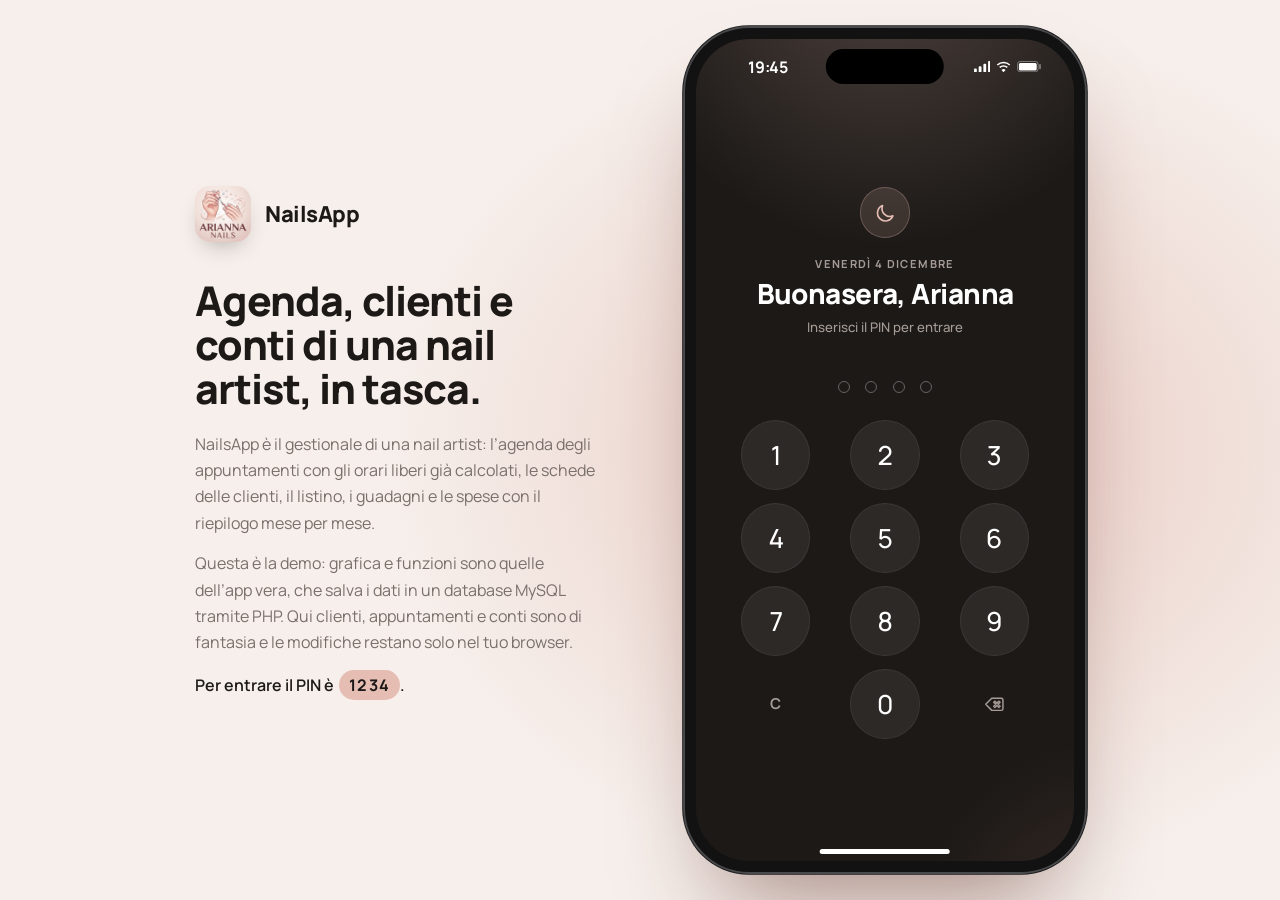
<file: index.html>
<!doctype html>
<html lang="it">
<head>
  <meta charset="utf-8">
  <meta name="viewport" content="width=device-width, initial-scale=1, viewport-fit=cover">
  <script>
    /* Sul telefono vero la demo non sta dentro un altro telefono: si apre
       direttamente l'app, a tutto schermo, come la usa chi lavora. */
    if (window.matchMedia && matchMedia('(max-width: 560px)').matches) {
      location.replace('app.html' + location.hash);
    }
  </script>
  <title>NailsApp — demo interattiva</title>
  <meta name="description" content="NailsApp: il gestionale di una nail artist, con agenda, clienti, listino, guadagni e spese. Demo interattiva con dati di fantasia.">
  <meta name="theme-color" content="#F6EFEB">
  <meta property="og:title" content="NailsApp — demo interattiva">
  <meta property="og:description" content="Agenda, clienti e conti di una nail artist, in tasca. Prova la demo: il PIN è 1234.">
  <link rel="icon" type="image/png" href="icons/icon.png">
  <link rel="apple-touch-icon" href="icons/icon.png">
  <link rel="preconnect" href="https://fonts.googleapis.com">
  <link rel="preconnect" href="https://fonts.gstatic.com" crossorigin>
  <link href="https://fonts.googleapis.com/css2?family=Manrope:wght@400;500;600;700;800&display=swap" rel="stylesheet">
  <link rel="stylesheet" href="css/page.css">
</head>
<body>
  <main class="stage">
    <aside class="intro">
      <div class="brand">
        <img class="brand__icon" src="icons/icon.png" alt="" width="56" height="56">
        <span class="brand__name">NailsApp</span>
      </div>
      <h1>Agenda, clienti e conti di una nail artist, in tasca.</h1>
      <p>NailsApp è il gestionale di una nail artist: l’agenda degli appuntamenti con gli orari liberi già calcolati, le schede delle clienti, il listino, i guadagni e le spese con il riepilogo mese per mese.</p>
      <p>Questa è la demo: grafica e funzioni sono quelle dell’app vera, che salva i dati in un database MySQL tramite PHP. Qui clienti, appuntamenti e conti sono di fantasia e le modifiche restano solo nel tuo browser.</p>
      <p class="intro__pin">Per entrare il PIN è <strong>1234</strong>.</p>
    </aside>

    <div class="phone" id="phone">
      <div class="phone-notch" aria-hidden="true"></div>
      <div class="statusbar" aria-hidden="true">
        <span class="time">9:41</span>
        <span class="icons">
          <svg viewBox="0 0 18 12" fill="currentColor"><rect x="0" y="8" width="3" height="4" rx="1"/><rect x="5" y="5.5" width="3" height="6.5" rx="1"/><rect x="10" y="3" width="3" height="9" rx="1"/><rect x="15" y="0" width="3" height="12" rx="1"/></svg>
          <svg viewBox="0 0 16 12" fill="currentColor"><path d="M8 2.5c2.3 0 4.4.9 6 2.4l1.2-1.3A10.5 10.5 0 0 0 8 .7 10.5 10.5 0 0 0 .8 3.6L2 4.9a8.7 8.7 0 0 1 6-2.4zm0 3.7c1.3 0 2.5.5 3.4 1.3l1.2-1.3A6.8 6.8 0 0 0 8 4.4a6.8 6.8 0 0 0-4.6 1.8l1.2 1.3C5.5 6.7 6.7 6.2 8 6.2zM8 12l2.2-2.4a3.1 3.1 0 0 0-4.4 0z"/></svg>
          <svg viewBox="0 0 27 12" fill="none" stroke="currentColor"><rect x=".5" y=".5" width="22" height="11" rx="3" opacity=".4"/><rect x="2" y="2" width="19" height="8" rx="1.6" fill="currentColor" stroke="none"/><path d="M24.5 4v4" stroke-width="1.5" stroke-linecap="round" opacity=".5"/></svg>
        </span>
      </div>

      <!-- L'app vera, identica, nel suo schermo da telefono. -->
      <iframe class="phone__screen" id="appFrame" src="app.html" title="NailsApp, demo"></iframe>
      <div class="home-indicator" aria-hidden="true"></div>
    </div>
  </main>

  <script>
    (function () {
      var phone = document.getElementById('phone');
      var frame = document.getElementById('appFrame');
      var PHONE_H = 898;   // iPhone 17: schermo 874 + cornice 12 + 12
      var pad = function (n) { return String(n).padStart(2, '0'); };

      /* L'ora vera nella barra di stato. */
      function updateClock() {
        var d = new Date();
        phone.querySelector('.statusbar .time').textContent = d.getHours() + ':' + pad(d.getMinutes());
      }

      /* Rimpicciolisce il telefono per farlo stare nella finestra, senza
         cambiarne le misure interne (come in SwapSkills). */
      function fitPhone() {
        /* 56 = il margine di .stage sopra e sotto (24 + 24) più un po' d'aria. */
        phone.style.zoom = Math.min(1, (innerHeight - 56) / PHONE_H).toFixed(3);
      }

      /* La barra di stato prende il colore della schermata: scura sul PIN,
         chiara dentro l'app. */
      function followTheme() {
        try {
          var root = frame.contentDocument.documentElement;
          var sync = function () { phone.classList.toggle('is-dark', root.classList.contains('is-locked')); };
          new MutationObserver(sync).observe(root, { attributes: true, attributeFilter: ['class'] });
          sync();
        } catch (e) { /* pagina non raggiungibile: resta chiara */ }
      }

      frame.addEventListener('load', followTheme);
      window.addEventListener('resize', fitPhone);
      fitPhone();
      updateClock();
      setInterval(updateClock, 30000);
    })();
  </script>
</body>
</html>
</file>
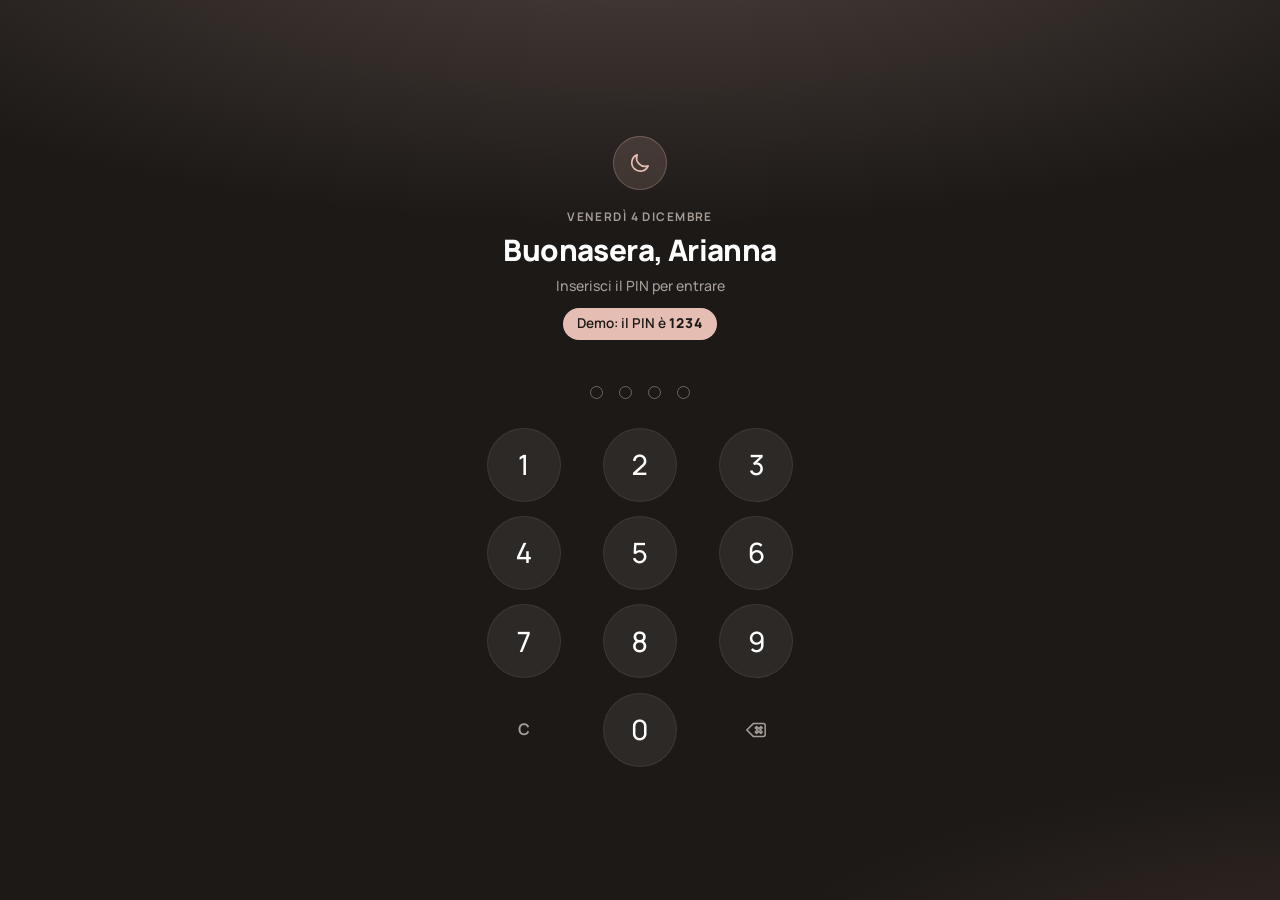
<file: app.html>
<!DOCTYPE html>
<html lang="it" class="is-locked">
<head>
	<meta charset="UTF-8">
	<!-- Demo: dentro il telefono disegnato da index.html l'app si comporta
	     come installata su un iPhone 17, con le sue zone sicure (Dynamic
	     Island in alto, barra Home in basso). Fuori da lì non cambia niente. -->
	<script>
	(function () {
	  try {
	    if (window.top === window.self || !parent.document.getElementById('phone')) return;
	    var d = document.documentElement;
	    d.style.setProperty('--safe-top', '62px');
	    d.style.setProperty('--safe-bottom', '34px');
	    d.classList.add('is-standalone', 'in-demo-phone');
	  } catch (e) { /* pagina ospite di un altro dominio: niente da fare */ }
	})();
	</script>
	<!-- Aperta dalla schermata Home, l'iPhone dà al 100% un'altezza più
	     corta dello schermo: fino a quando script.js non la correggeva,
	     la schermata del PIN usciva più bassa e sotto si vedeva una
	     fascia chiara, che poi spariva con uno scatto. Qui la misura
	     giusta c'è già prima del primo disegno. -->
	<script>
	(function () {
	  var d = document.documentElement;
	  var standalone = navigator.standalone === true ||
	    (window.matchMedia && matchMedia('(display-mode: standalone)').matches);
	  if (!standalone || window.top !== window.self) return;
	  d.classList.add('is-standalone');
	  var h = Math.max(window.innerHeight, Math.max(screen.height, screen.width));
	  if (window.matchMedia && matchMedia('(orientation: landscape)').matches) {
	    h = Math.max(window.innerHeight, Math.min(screen.height, screen.width));
	  }
	  d.style.setProperty('--app-h', h + 'px');
	})();
	</script>
	<meta name="viewport" content="width=device-width, initial-scale=1, viewport-fit=cover">

	<meta name="robots" content="noindex, nofollow, noarchive, nosnippet, noimageindex, notranslate">
	<meta name="googlebot" content="noindex, nofollow">
	<meta name="referrer" content="no-referrer">
	<meta name="theme-color" content="#1C1917">
	<meta name="apple-mobile-web-app-capable" content="yes">
	<meta name="apple-mobile-web-app-status-bar-style" content="black-translucent">
	<meta name="apple-mobile-web-app-title" content="Gestionale">
	<meta name="mobile-web-app-capable" content="yes">

	<meta name="author" content="R.P.G. Servizi Multimediali">

	<title>Gestionale</title>

	<link rel="icon" type="image/png" href="icons/icon.png">
	<!-- L'icona della schermata Home deve essere un PNG: l'iPhone ignora
	     gli SVG e al loro posto mette una fotografia della pagina. -->
	<link rel="apple-touch-icon" id="touchIcon" href="icons/icon.png">
	<link rel="manifest" href="manifest.webmanifest">

<link rel="preconnect" href="https://fonts.googleapis.com">
		<link rel="preconnect" href="https://fonts.gstatic.com" crossorigin>
		<link rel="stylesheet" href="https://fonts.googleapis.com/css2?family=Manrope:wght@400;500;600;700;800&display=swap">

		<link rel="stylesheet" href="css/style.css?v=demo3">

</head>

<body class="is-locked">

<!-- ==========================================================
     SCHERMATA DI ACCESSO (GATE PIN)
     La sola cosa visibile senza PIN: nessun nome commerciale,
     nessun prezzo, nessun dato di cliente.
     ========================================================== -->
<section class="lock" id="lock">
  <div class="lock__box">

    <!-- Il saluto cambia con l'ora (script.js, renderLockGreeting):
         buongiorno, buon pomeriggio, buonasera. -->
    <header class="lock__head">
      <span class="lock__mark" aria-hidden="true">
        <svg viewBox="0 0 24 24" id="lockIcon"></svg>
      </span>
      <p class="lock__date" id="lockDate">&nbsp;</p>
      <h1 class="lock__hello" id="lockHello">&nbsp;</h1>
      <p class="lock__sub">Inserisci il PIN per entrare</p>
      <p class="lock__demo">Demo: il PIN è <strong>1234</strong></p>
    </header>

    <form id="formLock" autocomplete="off" novalidate>
      <!-- Il PIN vero sta in questo campo nascosto: i pallini sono solo la
           sua rappresentazione. Con inputmode="none" il telefono non apre
           la tastiera di sistema sopra al tastierino disegnato. -->
      <!-- Campo nascosto e non una password: un campo password l'iPhone
           lo riempiva da solo con un PIN salvato nel Portachiavi, senza
           che i pallini lo mostrassero. Le cifre digitate finivano in
           coda a quelle, il PIN non tornava mai e a otto cifre il
           tastierino smetteva di rispondere, anche ricaricando. -->
      <input type="hidden" id="pinInput" autocomplete="off">

      <div class="pin-dots" id="pinDots" aria-hidden="true"></div>
      <p class="lock__err" id="pinError" role="alert" hidden>PIN errato. Riprova.</p>

      <div class="keypad" id="keypad">
        <button class="key" type="button" data-key="1">1</button>
        <button class="key" type="button" data-key="2">2</button>
        <button class="key" type="button" data-key="3">3</button>
        <button class="key" type="button" data-key="4">4</button>
        <button class="key" type="button" data-key="5">5</button>
        <button class="key" type="button" data-key="6">6</button>
        <button class="key" type="button" data-key="7">7</button>
        <button class="key" type="button" data-key="8">8</button>
        <button class="key" type="button" data-key="9">9</button>
        <button class="key key--soft" type="button" data-key="clear" aria-label="Cancella tutto">C</button>
        <button class="key" type="button" data-key="0">0</button>
        <button class="key key--soft" type="button" data-key="back" aria-label="Cancella una cifra">
          <svg viewBox="0 0 24 24" aria-hidden="true"><path d="M9 5h11a2 2 0 0 1 2 2v10a2 2 0 0 1-2 2H9l-7-7 7-7Zm3.7 3.3L11.3 9.7 13.6 12l-2.3 2.3 1.4 1.4L15 13.4l2.3 2.3 1.4-1.4L16.4 12l2.3-2.3-1.4-1.4L15 10.6l-2.3-2.3Z"/></svg>
        </button>
      </div>

      <!-- Niente "Entra": col PIN giusto l'app si apre all'ultima cifra,
           e smettendo di digitare il PIN si controlla da solo. -->
    </form>
  </div>
</section>

<div class="shell" id="shell" hidden>
		<main class="content">

			<!-- ======================================================
     1 — HOME
     Due sole cose: che cosa succede adesso e che cosa resta
     da sistemare. I soldi stanno in Conti, che è il posto in
     cui li si va a cercare.
     ====================================================== -->
<section class="panel is-active" id="panel-home" role="tabpanel" aria-labelledby="tab-home">

  <header class="hello">
    <div class="hello__text">
      <!-- Il saluto lo compone script.js: senza un nome impostato
           diventa "Ciao!" invece di "Ciao, !". -->
      <h1 id="helloTitle">Ciao! <span aria-hidden="true">👋</span></h1>
      <p id="helloSub">—</p>
      <!-- Compare solo quando la copia online ha un problema vero: da
           decidere, o ferma da più di un giorno. Porta a Dati e backup. -->
      <button class="syncpill" type="button" id="homeSync" hidden></button>
    </div>
    <button class="iconbtn" type="button" id="btnLock" aria-label="Blocca l'app">
      <svg viewBox="0 0 24 24" aria-hidden="true"><path d="M12 3a4 4 0 0 1 4 4v2h1.5A1.5 1.5 0 0 1 19 10.5v8A1.5 1.5 0 0 1 17.5 20h-11A1.5 1.5 0 0 1 5 18.5v-8A1.5 1.5 0 0 1 6.5 9H8V7a4 4 0 0 1 4-4Zm0 2a2 2 0 0 0-2 2v2h4V7a2 2 0 0 0-2-2Z"/></svg>
    </button>
  </header>

  <!-- Gli appuntamenti già passati e non ancora segnati completati: senza
       questo blocco sparivano dalla Home, e il loro incasso dai Conti. -->
  <div id="homePendingWrap" hidden>
    <div class="sectionhead sectionhead--first">
      <h2>Da segnare</h2>
    </div>
    <ul class="rows" id="homePending"></ul>
  </div>

  <div class="sectionhead sectionhead--first" id="homeUpcomingHead">
    <h2>Prossimi appuntamenti</h2>
    <button class="linkbtn" type="button" data-goto="agenda">Agenda</button>
  </div>
  <ul class="rows" id="homeUpcoming"></ul>

  <button class="btn btn--rose btn--block btn--lg" type="button" id="homeNew">
    Nuovo appuntamento
    <svg class="btn__plus" viewBox="0 0 24 24" aria-hidden="true"><path d="M12 6v12M6 12h12"/></svg>
  </button>

</section>

			<!-- ======================================================
     2 — AGENDA
     ====================================================== -->
<section class="panel" id="panel-agenda" role="tabpanel" aria-labelledby="tab-agenda">

  <header class="screenhead">
    <h1>Agenda</h1>
    <div class="screenhead__tools">
      <button class="iconbtn" type="button" id="btnExportIcs" aria-label="Esporta nel calendario del telefono">
        <svg viewBox="0 0 24 24" aria-hidden="true">
          <path d="M12 3.5v11M8.5 11l3.5 3.5 3.5-3.5"/>
          <path d="M4.5 16.5v2A2 2 0 0 0 6.5 20.5h11a2 2 0 0 0 2-2v-2"/>
        </svg>
      </button>
      <!-- Il + in alto a destra, come in Clienti e Conti. -->
      <button class="iconbtn iconbtn--dark" type="button" id="agendaNew" aria-label="Aggiungi appuntamento">
        <svg viewBox="0 0 24 24" aria-hidden="true"><path d="M12 6v12M6 12h12"/></svg>
      </button>
    </div>
  </header>

  <section class="calcard">
    <div class="calnav">
      <button class="iconbtn iconbtn--sm" type="button" id="prevPeriod" aria-label="Periodo precedente">
        <svg viewBox="0 0 24 24" aria-hidden="true"><path d="m15 5-7 7 7 7"/></svg>
      </button>
      <strong id="periodLabel">—</strong>
      <button class="iconbtn iconbtn--sm" type="button" id="nextPeriod" aria-label="Periodo successivo">
        <svg viewBox="0 0 24 24" aria-hidden="true"><path d="m9 5 7 7-7 7"/></svg>
      </button>
    </div>

    <div class="caldow" aria-hidden="true">
      <span>Lun</span><span>Mar</span><span>Mer</span><span>Gio</span><span>Ven</span><span>Sab</span><span>Dom</span>
    </div>

    <div class="calgrid" id="calGrid"></div>

    <p class="callegend" aria-hidden="true">
      <span><i class="callegend__full"></i>Pieno</span>
      <span><i class="callegend__closed"></i>Chiuso</span>
    </p>

    <button class="linkbtn linkbtn--center" type="button" id="todayBtn">Torna a oggi</button>
  </section>

  <div class="sectionhead">
    <h2 id="dayLabel">—</h2>
  </div>

  <!-- La giornata: le card una sotto l altra, in ordine di orario.
       Le riempie script.js. -->
  <ul class="rows" id="dayList"></ul>
</section>

			<!-- ======================================================
     3 — CLIENTI
     ====================================================== -->
<section class="panel" id="panel-clienti" role="tabpanel" aria-labelledby="tab-clienti">

  <header class="screenhead">
    <h1>Clienti</h1>
    <button class="iconbtn iconbtn--dark" type="button" id="clientNew" aria-label="Nuova cliente">
      <svg viewBox="0 0 24 24" aria-hidden="true"><path d="M12 6v12M6 12h12"/></svg>
    </button>
  </header>

  <label class="search">
    <svg viewBox="0 0 24 24" aria-hidden="true"><circle cx="11" cy="11" r="6.5"/><path d="m16 16 4 4"/></svg>
    <span class="sr-only">Cerca cliente</span>
    <input type="search" id="clientSearch" placeholder="Cerca per nome o telefono" enterkeyhint="search">
  </label>

  <ul class="rows" id="clientsList"></ul>
</section>

			<!-- ======================================================
     4 — CONTI (spese e guadagni)
     ====================================================== -->
<section class="panel" id="panel-conti" role="tabpanel" aria-labelledby="tab-conti">

  <header class="screenhead">
    <h1>Conti</h1>
    <div class="screenhead__tools">
      <label class="yearsel">
        <span class="sr-only">Anno</span>
        <select id="balanceYear"></select>
      </label>
      <button class="iconbtn iconbtn--dark" type="button" id="contiAdd" aria-label="Inserisci un guadagno o una spesa">
        <svg viewBox="0 0 24 24" aria-hidden="true"><path d="M12 6v12M6 12h12"/></svg>
      </button>
    </div>
  </header>

  <!-- In cima una cifra sola: quanto resta. Sotto, guadagni e spese in
       due riquadri separati, ognuno col suo colore: si toccano e si
       apre l'elenco, dove si guardano, si correggono e se ne aggiungono. -->
  <section class="statcard">
    <div class="statcard__head">
      <div>
        <p class="statcard__label">Netto <span id="statYearName">—</span></p>
        <p class="statcard__figure"><strong id="balNet">0 €</strong></p>
      </div>
      <span class="statcard__badge" aria-hidden="true">
        <svg viewBox="0 0 24 24"><path d="M5 19.5V13M12 19.5V6.5M19 19.5v-9"/></svg>
      </span>
    </div>
    <div class="statcard__grid">
      <div><span>Trattamenti</span><strong id="balCount">0</strong></div>
      <div><span>Media a trattamento</span><strong id="balAvg">0 €</strong></div>
    </div>
  </section>

  <div class="moneygrid">
    <button class="moneycard moneycard--in" type="button" id="openIncomes">
      <span class="moneycard__ico" aria-hidden="true">
        <svg viewBox="0 0 24 24"><path d="M12 19V5M6 11l6-6 6 6"/></svg>
      </span>
      <span class="moneycard__label">Guadagni</span>
      <strong class="moneycard__figure" id="balIn">0 €</strong>
      <span class="moneycard__cta">Vedi elenco
        <svg viewBox="0 0 24 24" aria-hidden="true"><path d="m9 5 7 7-7 7"/></svg>
      </span>
    </button>
    <button class="moneycard moneycard--out" type="button" id="openExpenses">
      <span class="moneycard__ico" aria-hidden="true">
        <svg viewBox="0 0 24 24"><path d="M12 5v14M6 13l6 6 6-6"/></svg>
      </span>
      <span class="moneycard__label">Spese</span>
      <strong class="moneycard__figure" id="balOut">0 €</strong>
      <span class="moneycard__cta">Vedi elenco
        <svg viewBox="0 0 24 24" aria-hidden="true"><path d="m9 5 7 7-7 7"/></svg>
      </span>
    </button>
  </div>

  <div class="sectionhead">
    <h2>Mese per mese</h2>
    <span class="legend">
      <span class="legend__item"><i class="dot dot--in"></i>Guadagni</span>
      <span class="legend__item"><i class="dot dot--out"></i>Spese</span>
    </span>
  </div>

  <figure class="card chartcard">
    <figcaption class="sr-only">Incassi e spese di ogni mese dell'anno scelto</figcaption>
    <div class="chart" id="chart"></div>
  </figure>

  <div class="sectionhead">
    <h2>I numeri esatti</h2>
  </div>

  <div class="card tablecard">
    <div class="table-wrap">
      <table class="table" id="balanceTable">
        <caption class="sr-only">Guadagni, spese e netto di ogni mese</caption>
      </table>
    </div>
  </div>
</section>

			<!-- ======================================================
     5 — PROFILO
     ====================================================== -->
<section class="panel" id="panel-impostazioni" role="tabpanel" aria-labelledby="tab-impostazioni">

  <header class="screenhead">
    <h1>Impostazioni</h1>
  </header>

  <ul class="menu">
    <li>
      <button type="button" data-sheet="sheetListino">
        <span class="menu__ico" aria-hidden="true">
          <svg viewBox="0 0 24 24"><path d="M8 6h12M8 12h12M8 18h12"/><circle cx="4" cy="6" r="1.4"/><circle cx="4" cy="12" r="1.4"/><circle cx="4" cy="18" r="1.4"/></svg>
        </span>
        <span class="menu__label">Listino</span>
        <svg class="chev" viewBox="0 0 24 24" aria-hidden="true"><path d="m9 5 7 7-7 7"/></svg>
      </button>
    </li>
    <li>
      <button type="button" data-sheet="sheetOrari">
        <span class="menu__ico" aria-hidden="true">
          <svg viewBox="0 0 24 24"><circle cx="12" cy="12" r="8"/><path d="M12 7.5V12l3 2"/></svg>
        </span>
        <span class="menu__label">Orari di lavoro</span>
        <svg class="chev" viewBox="0 0 24 24" aria-hidden="true"><path d="m9 5 7 7-7 7"/></svg>
      </button>
    </li>
    <li>
      <button type="button" data-sheet="sheetNegozi">
        <span class="menu__ico" aria-hidden="true">
          <svg viewBox="0 0 24 24"><path d="M4 9.5 5.5 4.5h13L20 9.5"/><path d="M4 9.5h16v1a2.7 2.7 0 0 1-5.3 0 2.7 2.7 0 0 1-5.4 0 2.7 2.7 0 0 1-5.3 0v-1Z"/><path d="M5.5 13v6.5h13V13M10 19.5v-4h4v4"/></svg>
        </span>
        <span class="menu__label">Negozi</span>
        <svg class="chev" viewBox="0 0 24 24" aria-hidden="true"><path d="m9 5 7 7-7 7"/></svg>
      </button>
    </li>
    <li>
      <button type="button" data-sheet="sheetCatEntrate">
        <span class="menu__ico" aria-hidden="true">
          <svg viewBox="0 0 24 24"><path d="M4 7.5h16M4 12h16M4 16.5h10"/><circle cx="18.5" cy="16.5" r="2.2"/></svg>
        </span>
        <span class="menu__label">Categorie guadagni</span>
        <svg class="chev" viewBox="0 0 24 24" aria-hidden="true"><path d="m9 5 7 7-7 7"/></svg>
      </button>
    </li>
    <li>
      <button type="button" data-sheet="sheetMetodi">
        <span class="menu__ico" aria-hidden="true">
          <svg viewBox="0 0 24 24"><rect x="3.5" y="6" width="17" height="12" rx="2"/><path d="M3.5 10h17M7 14.5h3"/></svg>
        </span>
        <span class="menu__label">Metodi di pagamento</span>
        <svg class="chev" viewBox="0 0 24 24" aria-hidden="true"><path d="m9 5 7 7-7 7"/></svg>
      </button>
    </li>
    <li>
      <button type="button" data-sheet="sheetCatSpese">
        <span class="menu__ico" aria-hidden="true">
          <svg viewBox="0 0 24 24"><path d="M4 7.5h16M4 12h16M4 16.5h10"/><circle cx="18.5" cy="16.5" r="2.2"/></svg>
        </span>
        <span class="menu__label">Categorie spese</span>
        <svg class="chev" viewBox="0 0 24 24" aria-hidden="true"><path d="m9 5 7 7-7 7"/></svg>
      </button>
    </li>
    <!-- Demo: niente "PIN di accesso" (il PIN resta 1234). -->
    <li>
      <button type="button" data-sheet="sheetBackup">
        <span class="menu__ico" aria-hidden="true">
          <svg viewBox="0 0 24 24"><path d="M14 3.5H7.5A1.5 1.5 0 0 0 6 5v14a1.5 1.5 0 0 0 1.5 1.5h9A1.5 1.5 0 0 0 18 19V7.5l-4-4Z"/><path d="M14 3.5v4h4M9 12.5h6M9 16h6"/></svg>
        </span>
        <span class="menu__label">Resoconti</span>
        <svg class="chev" viewBox="0 0 24 24" aria-hidden="true"><path d="m9 5 7 7-7 7"/></svg>
      </button>
    </li>
    <li>
      <button type="button" id="menuReset">
        <span class="menu__ico" aria-hidden="true">
          <svg viewBox="0 0 24 24"><path d="M4.5 12a7.5 7.5 0 1 0 2.2-5.3"/><path d="M4.5 4.5v4h4"/></svg>
        </span>
        <span class="menu__label">Ripristina la demo</span>
        <svg class="chev" viewBox="0 0 24 24" aria-hidden="true"><path d="m9 5 7 7-7 7"/></svg>
      </button>
    </li>
    <li>
      <button type="button" id="menuLock" class="is-accent">
        <span class="menu__ico" aria-hidden="true">
          <svg viewBox="0 0 24 24"><path d="M14 5H6.5A1.5 1.5 0 0 0 5 6.5v11A1.5 1.5 0 0 0 6.5 19H14"/><path d="m17 8 4 4-4 4M21 12h-9"/></svg>
        </span>
        <span class="menu__label">Blocca l'app</span>
        <svg class="chev" viewBox="0 0 24 24" aria-hidden="true"><path d="m9 5 7 7-7 7"/></svg>
      </button>
    </li>
  </ul>

</section>

</main>

		<!--
  Navigazione: barra flottante appoggiata in basso, con la Home su un
  cerchio in rilievo al centro. Due voci per lato, così il pollice
  arriva ovunque e il centro resta il punto di ritorno.
  Lo sfondo è un elemento a sé: porta l'incavo attorno al cerchio
  (una maschera) e non può contenere i bottoni, che la maschera
  ritaglierebbe insieme a sé.
-->
<nav class="tabbar" role="tablist" aria-label="Sezioni">
  <span class="tabbar__bg" aria-hidden="true"><span class="tabbar__bg-in"></span></span>

  <button class="tab" type="button" role="tab" id="tab-agenda" aria-selected="false" aria-controls="panel-agenda" data-tab="agenda">
    <svg class="tab__ico" width="22" height="22" viewBox="0 0 24 24" aria-hidden="true">
      <rect x="3.5" y="5.5" width="17" height="15" rx="3"/>
      <path d="M3.5 10.5h17M8 3.5v4M16 3.5v4"/>
    </svg>
    <span>Agenda</span>
  </button>
  <button class="tab" type="button" role="tab" id="tab-clienti" aria-selected="false" aria-controls="panel-clienti" data-tab="clienti">
    <svg class="tab__ico" width="22" height="22" viewBox="0 0 24 24" aria-hidden="true">
      <circle cx="10" cy="8" r="3.2"/>
      <path d="M4 20c0-3.3 2.7-5.4 6-5.4s6 2.1 6 5.4"/>
      <path d="M16.6 5.6a2.9 2.9 0 0 1 0 5.8"/>
      <path d="M18 14.9c1.8.6 3 2 3 3.9"/>
    </svg>
    <span>Clienti</span>
  </button>

  <button class="tab tab--home is-active" type="button" role="tab" id="tab-home" aria-selected="true" aria-controls="panel-home" data-tab="home">
    <span class="tab__fab">
      <svg width="26" height="26" viewBox="0 0 24 24" aria-hidden="true">
        <path d="M4 10.5 12 4l8 6.5V19a1.5 1.5 0 0 1-1.5 1.5h-13A1.5 1.5 0 0 1 4 19v-8.5Z"/>
        <path d="M9.5 20.5v-6h5v6"/>
      </svg>
    </span>
    <span>Home</span>
  </button>

  <button class="tab" type="button" role="tab" id="tab-conti" aria-selected="false" aria-controls="panel-conti" data-tab="conti">
    <svg class="tab__ico" width="22" height="22" viewBox="0 0 24 24" aria-hidden="true">
      <path d="M4 3.5v17h16.5"/>
      <path d="M8.5 17v-4.5M13 17V8M17.5 17v-6.5"/>
    </svg>
    <span>Conti</span>
  </button>
  <button class="tab" type="button" role="tab" id="tab-impostazioni" aria-selected="false" aria-controls="panel-impostazioni" data-tab="impostazioni">
    <svg class="tab__ico" width="22" height="22" viewBox="0 0 24 24" aria-hidden="true">
      <circle cx="12" cy="12" r="3.2"/>
      <path d="M19.4 14.6a1.6 1.6 0 0 0 .3 1.8l.1.1a2 2 0 1 1-2.8 2.8l-.1-.1a1.6 1.6 0 0 0-1.8-.3 1.6 1.6 0 0 0-1 1.5v.2a2 2 0 0 1-4 0v-.1a1.6 1.6 0 0 0-1-1.5 1.6 1.6 0 0 0-1.8.3l-.1.1a2 2 0 1 1-2.8-2.8l.1-.1a1.6 1.6 0 0 0 .3-1.8 1.6 1.6 0 0 0-1.5-1H3a2 2 0 0 1 0-4h.1a1.6 1.6 0 0 0 1.5-1 1.6 1.6 0 0 0-.3-1.8l-.1-.1a2 2 0 1 1 2.8-2.8l.1.1a1.6 1.6 0 0 0 1.8.3H9a1.6 1.6 0 0 0 1-1.5V3a2 2 0 1 1 4 0v.1a1.6 1.6 0 0 0 1 1.5 1.6 1.6 0 0 0 1.8-.3l.1-.1a2 2 0 1 1 2.8 2.8l-.1.1a1.6 1.6 0 0 0-.3 1.8V9a1.6 1.6 0 0 0 1.5 1h.2a2 2 0 0 1 0 4h-.1a1.6 1.6 0 0 0-1.5 1Z"/>
    </svg>
    <span>Impostazioni</span>
  </button>
</nav>

	</div>

	<!-- ==========================================================
     ELENCHI DEI CONTI
     Si aprono dai due riquadri della pagina Conti. Stanno prima di
     tutti gli altri pannelli: così la scheda di una riga, aperta da
     qui, sale sopra l'elenco invece di finirci sotto.
     ========================================================== -->
<div class="sheet" id="sheetIncomes" hidden role="dialog" aria-modal="true" aria-labelledby="incomesTitle">
  <div class="sheet__scrim" data-close="sheetIncomes"></div>
  <div class="sheet__panel">
    <header class="sheet__head">
      <h2 id="incomesTitle"><span class="titledot titledot--in" aria-hidden="true"></span>Guadagni</h2>
      <button class="iconbtn" type="button" data-close="sheetIncomes" aria-label="Chiudi">
        <svg viewBox="0 0 24 24" aria-hidden="true"><path d="m6 6 12 12M18 6 6 18"/></svg>
      </button>
    </header>
    <div class="sheet__body">
      <div class="listtotal listtotal--in">
        <span id="incomesPeriod">—</span>
        <strong id="incomesTotal">0 €</strong>
      </div>

      <label class="yearsel yearsel--wide">
        <span class="sr-only">Filtra i guadagni per mese</span>
        <select id="incomeMonth"></select>
      </label>

      <ul class="rows" id="incomesList"></ul>


      <div class="sheet__foot sheet__foot--sticky">
        <button class="btn btn--in btn--block btn--lg" type="button" id="incomeNew">
          Aggiungi guadagno
          <svg class="btn__plus" viewBox="0 0 24 24" aria-hidden="true"><path d="M12 6v12M6 12h12"/></svg>
        </button>
      </div>
    </div>
  </div>
</div>

<div class="sheet" id="sheetExpenses" hidden role="dialog" aria-modal="true" aria-labelledby="expensesTitle">
  <div class="sheet__scrim" data-close="sheetExpenses"></div>
  <div class="sheet__panel">
    <header class="sheet__head">
      <h2 id="expensesTitle"><span class="titledot titledot--out" aria-hidden="true"></span>Spese</h2>
      <button class="iconbtn" type="button" data-close="sheetExpenses" aria-label="Chiudi">
        <svg viewBox="0 0 24 24" aria-hidden="true"><path d="m6 6 12 12M18 6 6 18"/></svg>
      </button>
    </header>
    <div class="sheet__body">
      <div class="listtotal listtotal--out">
        <span id="expensesPeriod">—</span>
        <strong id="expensesTotal">0 €</strong>
      </div>

      <label class="yearsel yearsel--wide">
        <span class="sr-only">Filtra le spese per mese</span>
        <select id="expenseMonth"></select>
      </label>

      <ul class="rows" id="expensesList"></ul>

      <div class="sheet__foot sheet__foot--sticky">
        <button class="btn btn--out btn--block btn--lg" type="button" id="expenseNew">
          Aggiungi spesa
          <svg class="btn__plus" viewBox="0 0 24 24" aria-hidden="true"><path d="M12 6v12M6 12h12"/></svg>
        </button>
      </div>
    </div>
  </div>
</div>

	<!-- Il + della pagina Conti: prima si sceglie che cosa inserire. -->
<div class="sheet sheet--dialog" id="sheetAddChoice" hidden role="dialog" aria-modal="true" aria-labelledby="addChoiceTitle">
  <div class="sheet__scrim" data-close="sheetAddChoice"></div>
  <div class="sheet__panel">
    <header class="sheet__head">
      <h2 id="addChoiceTitle">Che cosa inserisci?</h2>
      <button class="iconbtn" type="button" data-close="sheetAddChoice" aria-label="Chiudi">
        <svg viewBox="0 0 24 24" aria-hidden="true"><path d="m6 6 12 12M18 6 6 18"/></svg>
      </button>
    </header>
    <div class="sheet__body">
      <div class="addchoice">
        <button class="btn btn--in btn--block btn--lg" type="button" data-add="income">
          <span class="addchoice__ico" aria-hidden="true"><svg viewBox="0 0 24 24"><path d="M12 19V5M6 11l6-6 6 6"/></svg></span>
          Inserisci guadagno
        </button>
        <button class="btn btn--out btn--block btn--lg" type="button" data-add="expense">
          <span class="addchoice__ico" aria-hidden="true"><svg viewBox="0 0 24 24"><path d="M12 5v14M6 13l6 6 6-6"/></svg></span>
          Inserisci spesa
        </button>
      </div>
    </div>
  </div>
</div>

	<!-- Dettaglio di un guadagno aggiunto a mano -->
<div class="sheet" id="sheetIncomeView" hidden role="dialog" aria-modal="true" aria-labelledby="ivTitle">
  <div class="sheet__scrim" data-close="sheetIncomeView"></div>
  <div class="sheet__panel">
    <header class="sheet__head">
      <h2 id="ivTitle">—</h2>
      <button class="iconbtn" type="button" data-close="sheetIncomeView" aria-label="Chiudi">
        <svg viewBox="0 0 24 24" aria-hidden="true"><path d="m6 6 12 12M18 6 6 18"/></svg>
      </button>
    </header>
    <div class="sheet__body">
      <div class="bigtime bigtime--in">
        <strong id="ivAmount">—</strong>
        <span id="ivDate">—</span>
      </div>
      <ul class="deflist">
        <li><span>Tipo</span><b id="ivCategory">—</b></li>
        <li id="ivFromRow" hidden><span>Da chi</span><b id="ivFrom">—</b></li>
        <li><span>Pagato con</span><b id="ivMethod">—</b></li>
        <li><span>Guadagnato nel mese</span><b id="ivMonth">—</b></li>
      </ul>
      <div class="sheet__foot actions">
        <button class="btn btn--soft btn--block" type="button" data-ivact="edit">Modifica</button>
        <button class="btn btn--quiet btn--block" type="button" data-ivact="del">Elimina il guadagno</button>
      </div>
    </div>
  </div>
</div>

	<!-- Nuovo / modifica guadagno -->
<div class="sheet" id="sheetIncome" hidden role="dialog" aria-modal="true" aria-labelledby="incomeTitle">
  <div class="sheet__scrim" data-close="sheetIncome"></div>
  <div class="sheet__panel">
    <header class="sheet__head">
      <h2 id="incomeTitle">Nuovo guadagno</h2>
      <button class="iconbtn" type="button" data-close="sheetIncome" aria-label="Chiudi">
        <svg viewBox="0 0 24 24" aria-hidden="true"><path d="m6 6 12 12M18 6 6 18"/></svg>
      </button>
    </header>
    <form class="sheet__body form" id="formIncome" autocomplete="off" novalidate>
      <input type="hidden" id="incomeId">
      <!-- Solo per il guadagno di un appuntamento completato. -->
      <p class="hintline" id="incomeLinkHint" hidden></p>
      <div class="form__row">
        <label class="field"><span>Data</span><input type="date" id="iData"><div class="fieldfixed" id="iDataFissa" hidden></div></label>
        <label class="field"><span>Importo €</span>
          <input type="number" id="iImporto" min="0" step="0.01" inputmode="decimal">
        </label>
      </div>
      <div class="field">
        <label for="iCategoria"><span>Tipo</span></label>
        <select id="iCategoria"></select>
        <button class="linkbtn chips__manage" type="button" id="iCatGestisci">Gestisci categorie</button>
      </div>

      <!-- Descrizione con i suggerimenti sotto, come nelle spese. -->
      <div class="field">
        <label for="iDescrizione"><span>Descrizione</span></label>
        <input type="text" id="iDescrizione" autocapitalize="sentences">
        <div class="chips" id="iSuggest" aria-label="Suggerimenti"></div>
      </div>
      <label class="field"><span>Da chi</span>
        <input type="text" id="iCliente" autocapitalize="words">
      </label>
      <div class="field">
        <label for="iMetodo"><span>Metodo di pagamento</span></label>
        <select id="iMetodo"></select>
        <button class="linkbtn chips__manage" type="button" id="iMetodiGestisci">Gestisci metodi</button>
      </div>
      <div class="sheet__foot">
        <button class="btn btn--in btn--block btn--lg" type="submit" id="incomeSubmit">Salva guadagno</button>
      </div>
    </form>
  </div>
</div>

	<!-- Nuovo / modifica appuntamento -->
<div class="sheet" id="sheetAppt" hidden role="dialog" aria-modal="true" aria-labelledby="apptTitle">
  <div class="sheet__scrim" data-close="sheetAppt"></div>
  <div class="sheet__panel">
    <header class="sheet__head">
      <h2 id="apptTitle">Nuovo appuntamento</h2>
      <button class="iconbtn" type="button" data-close="sheetAppt" aria-label="Chiudi">
        <svg viewBox="0 0 24 24" aria-hidden="true"><path d="m6 6 12 12M18 6 6 18"/></svg>
      </button>
    </header>

    <form class="sheet__body form" id="formAppt" autocomplete="off" novalidate>
      <input type="hidden" id="apptId">

      <!-- Scrivendo il nome compaiono le clienti già in anagrafica:
           toccandone una si riempie tutto il resto della scheda. -->
      <div class="field suggestwrap">
        <label for="fNome"><span>Nome</span></label>
        <input type="text" id="fNome" autocapitalize="words"
               enterkeyhint="next" autocomplete="off" role="combobox"
               aria-expanded="false" aria-controls="clientSuggest" aria-autocomplete="list">
        <ul class="suggest" id="clientSuggest" role="listbox" aria-label="Clienti trovate" hidden></ul>
      </div>

      <div class="form__row">
        <label class="field"><span>Cognome</span>
          <input type="text" id="fCognome" autocapitalize="words">
        </label>
        <label class="field"><span>Telefono</span>
          <input type="tel" id="fTelefono" inputmode="tel">
        </label>
      </div>
      <!-- Una riga sola, e nessun pulsante: dal numero l'app dice se la
           cliente c'è già o se è nuova, e in quel caso la scheda se la
           crea da sola al salvataggio. Chiederlo era un passaggio in
           più per una cosa che succede comunque. -->
      <p class="hintline" id="clientHint" hidden></p>

      <label class="field">
        <span>Servizio</span>
        <select id="fServizio"></select>
      </label>

      <!-- Un'altra prestazione nello stesso appuntamento (es. piedi oltre
           a mani): stesso elenco del servizio, il prezzo si somma da solo.
           La durata non cambia: la sceglie Arianna qui sotto. -->
      <label class="field">
        <span>Prestazione aggiuntiva</span>
        <select id="fAggiuntivo"></select>
      </label>

      <!-- Data e durata insieme, subito sopra gli orari liberi che ne
           dipendono: così i quadratini si vedono senza scorrere. La
           durata arriva già dal servizio scelto qui sopra. -->
      <div class="form__row">
        <label class="field"><span>Data</span><input type="date" id="fData"></label>
        <label class="field"><span>Durata</span>
          <select id="fDurata"></select>
        </label>
      </div>

      <!-- Gli orari liberi del giorno: solo quelli in cui il trattamento
           ci sta per intero, dentro l'orario di lavoro. -->
      <div class="field slotfield">
        <span class="slotfield__label">Orario</span>
        <p class="slotinfo" id="slotInfo"></p>
        <div class="slots" id="slotGrid" role="radiogroup" aria-label="Orari liberi"></div>
        <button class="linkbtn slotmanual" type="button" id="slotManual">Nuovo orario</button>
        <label class="field slotmanual__field" id="slotManualWrap" hidden>
          <input type="time" id="fOra" step="300" aria-label="Nuovo orario">
        </label>
      </div>

      <!-- Solo quando serve: l'orario si accavalla, o sta fuori
           dall'orario di lavoro. -->
      <p class="hintline" id="apptHint" hidden></p>

      <!-- Il prezzo arriva dal listino: si ritocca solo se quella volta
           fa eccezione. -->
      <label class="field"><span>Prezzo €</span>
        <input type="number" id="fPrezzo" min="0" step="0.5" inputmode="decimal">
      </label>


      <!-- Restano su questo appuntamento. Quelle che valgono sempre
           (allergie, preferenze) vanno nella scheda della cliente. -->
      <label class="field">
        <span>Note su questo appuntamento</span>
        <textarea id="fNote" rows="3"></textarea>
      </label>

      <div class="sheet__foot">
        <button class="btn btn--dark btn--block btn--lg" type="submit" id="apptSubmit">Salva appuntamento</button>
      </div>
    </form>
  </div>
</div>

	<!-- Dettaglio appuntamento: qui stanno tutte le azioni -->
<div class="sheet" id="sheetApptView" hidden role="dialog" aria-modal="true" aria-labelledby="avName">
  <div class="sheet__scrim" data-close="sheetApptView"></div>
  <div class="sheet__panel">
    <header class="sheet__head">
      <h2 id="avName">—</h2>
      <button class="iconbtn" type="button" data-close="sheetApptView" aria-label="Chiudi">
        <svg viewBox="0 0 24 24" aria-hidden="true"><path d="m6 6 12 12M18 6 6 18"/></svg>
      </button>
    </header>

    <div class="sheet__body">
      <div class="bigtime">
        <strong id="avTime">—</strong>
        <span id="avDate">—</span>
      </div>

      <ul class="deflist">
        <li><span>Servizio</span><b id="avService">—</b></li>
        <li><span>Prezzo</span><b id="avPrice">—</b></li>
        <li><span>Telefono</span><b id="avPhone">—</b></li>
        <li id="avAddrRow" hidden><span>Indirizzo</span><b id="avAddr">—</b></li>
      </ul>

      <p class="notebox" id="avNote" hidden></p>
      <!-- Le note fisse della cliente (allergie, preferenze): stanno nella
           sua scheda, ma servono proprio qui, mentre la si ha davanti. -->
      <p class="notebox notebox--client" id="avClientNote" hidden></p>
      <p class="warnbox" id="avConflict" hidden></p>

      <!-- L'unica cosa da fare dopo l'appuntamento: segnarlo completato.
           Da lì il prezzo entra nei Conti. -->
      <label class="switchrow switchrow--lead">
        <span class="switchrow__txt">
          <b>Completato</b>
        </span>
        <span class="switch">
          <input type="checkbox" id="avDone">
          <span class="switch__track"></span>
        </span>
      </label>

      <div class="sheet__foot actions">
        <!-- Senza indirizzo resta il solo Chiama, che si prende tutta la
             riga: due mezze colonne, una vuota, non si mirano bene. -->
        <div class="actions__row" id="avActRow">
          <button class="btn btn--soft" type="button" data-avact="call" id="avCallBtn">Chiama</button>
          <button class="btn btn--soft" type="button" data-avact="map" id="avMapBtn" hidden>Mappa</button>
        </div>
        <button class="btn btn--soft btn--block" type="button" data-avact="edit">Modifica</button>
        <button class="btn btn--quiet btn--block" type="button" data-avact="del">Elimina appuntamento</button>
      </div>
    </div>
  </div>
</div>

	<!-- Scheda cliente -->
<div class="sheet" id="sheetClientView" hidden role="dialog" aria-modal="true" aria-labelledby="cvName">
  <div class="sheet__scrim" data-close="sheetClientView"></div>
  <div class="sheet__panel">
    <header class="sheet__head">
      <h2 id="cvName">—</h2>
      <button class="iconbtn" type="button" data-close="sheetClientView" aria-label="Chiudi">
        <svg viewBox="0 0 24 24" aria-hidden="true"><path d="m6 6 12 12M18 6 6 18"/></svg>
      </button>
    </header>

    <div class="sheet__body">
      <ul class="deflist">
        <li><span>Telefono</span><b id="cvPhone">—</b></li>
        <li id="cvAddrRow" hidden><span>Indirizzo</span><b id="cvAddr">—</b></li>
      </ul>

      <div class="statgrid">
        <div><span>Visite</span><strong id="cvVisits">0</strong></div>
        <div><span>Ultima visita</span><strong id="cvLast">—</strong></div>
      </div>

      <p class="notebox" id="cvNote" hidden></p>

      <!-- Mappa compare solo se la scheda ha un indirizzo: la riga si
           ridistribuisce da sola, senza lasciare mezze colonne vuote. -->
      <div class="actions">
        <button class="btn btn--dark btn--block" type="button" data-cvact="new">Nuovo appuntamento</button>
        <div class="actions__row" id="cvActRow">
          <button class="btn btn--soft" type="button" data-cvact="call" id="cvCallBtn">Chiama</button>
          <button class="btn btn--soft" type="button" data-cvact="map" id="cvMapBtn" hidden>Mappa</button>
        </div>
        <button class="btn btn--soft btn--block" type="button" data-cvact="edit">Modifica scheda</button>
      </div>

      <p class="fieldlabel">Storico trattamenti</p>
      <!-- Righe come quelle dei Conti: stessa data, stessi comandi. -->
      <ul class="rows" id="cvHistory"></ul>

      <div class="sheet__foot">
        <button class="btn btn--quiet btn--block" type="button" data-cvact="del">Elimina la scheda</button>
      </div>
    </div>
  </div>
</div>

	<!-- Nuova / modifica cliente -->
<div class="sheet" id="sheetClient" hidden role="dialog" aria-modal="true" aria-labelledby="clientFormTitle">
  <div class="sheet__scrim" data-close="sheetClient"></div>
  <div class="sheet__panel">
    <header class="sheet__head">
      <h2 id="clientFormTitle">Nuova cliente</h2>
      <button class="iconbtn" type="button" data-close="sheetClient" aria-label="Chiudi">
        <svg viewBox="0 0 24 24" aria-hidden="true"><path d="m6 6 12 12M18 6 6 18"/></svg>
      </button>
    </header>
    <form class="sheet__body form" id="formClient" autocomplete="off" novalidate>
      <input type="hidden" id="clientId">
      <div class="form__row">
        <label class="field"><span>Nome</span><input type="text" id="cNome" autocapitalize="words"></label>
        <label class="field"><span>Cognome</span><input type="text" id="cCognome" autocapitalize="words"></label>
      </div>
      <label class="field"><span>Telefono</span><input type="tel" id="cTelefono" inputmode="tel"></label>

      <!-- Serve alle visite a domicilio: da qui nasce il pulsante Mappa.
           Facoltativo, ma iniziato va finito: via e città insieme. -->
      <p class="fieldlabel fieldlabel--form">Indirizzo <span>facoltativo</span></p>
      <div class="form__row form__row--addr">
        <label class="field"><span>Via</span>
          <input type="text" id="cVia" autocapitalize="words">
        </label>
        <label class="field"><span>Civico</span>
          <input type="text" id="cCivico" inputmode="text" maxlength="16">
        </label>
      </div>
      <div class="form__row form__row--city">
        <label class="field"><span>CAP</span>
          <input type="text" id="cCap" inputmode="numeric" maxlength="5" pattern="\d{5}">
        </label>
        <label class="field"><span>Città</span>
          <input type="text" id="cCitta" autocapitalize="words">
        </label>
        <label class="field"><span>Prov.</span>
          <input type="text" id="cProvincia" maxlength="2" autocapitalize="characters">
        </label>
      </div>
      <label class="field">
        <span>Note</span>
        <textarea id="cNote" rows="4"></textarea>
      </label>
      <div class="sheet__foot">
        <button class="btn btn--dark btn--block btn--lg" type="submit">Salva scheda</button>
      </div>
    </form>
  </div>
</div>

	<!-- Dettaglio spesa: qui stanno le azioni, come per appuntamenti e clienti.
     Prima toccare una riga apriva direttamente il modulo di modifica: si
     finiva dentro i campi anche solo per rileggere quanto si era speso. -->
<div class="sheet" id="sheetExpenseView" hidden role="dialog" aria-modal="true" aria-labelledby="evTitle">
  <div class="sheet__scrim" data-close="sheetExpenseView"></div>
  <div class="sheet__panel">
    <header class="sheet__head">
      <h2 id="evTitle">—</h2>
      <button class="iconbtn" type="button" data-close="sheetExpenseView" aria-label="Chiudi">
        <svg viewBox="0 0 24 24" aria-hidden="true"><path d="m6 6 12 12M18 6 6 18"/></svg>
      </button>
    </header>

    <div class="sheet__body">
      <div class="bigtime">
        <strong id="evAmount">—</strong>
        <span id="evDate">—</span>
      </div>

      <ul class="deflist">
        <li><span>Categoria</span><b id="evCategory">—</b></li>
        <li id="evSupplierRow" hidden><span>Negozio</span><b id="evSupplier">—</b></li>
        <!-- Quanto pesa questa spesa sul mese: il numero che serve
             davvero quando si apre una riga è "e quanto ho speso in
             tutto", non la ripetizione della data qui sopra. -->
        <li><span>Speso nel mese</span><b id="evMonth">—</b></li>
      </ul>

      <div class="sheet__foot actions">
        <button class="btn btn--soft btn--block" type="button" data-evact="edit">Modifica</button>
        <button class="btn btn--quiet btn--block" type="button" data-evact="del">Elimina la spesa</button>
      </div>
    </div>
  </div>
</div>

	<!-- Nuova / modifica spesa -->
<div class="sheet" id="sheetExpense" hidden role="dialog" aria-modal="true" aria-labelledby="expenseTitle">
  <div class="sheet__scrim" data-close="sheetExpense"></div>
  <div class="sheet__panel">
    <header class="sheet__head">
      <h2 id="expenseTitle">Nuova spesa</h2>
      <button class="iconbtn" type="button" data-close="sheetExpense" aria-label="Chiudi">
        <svg viewBox="0 0 24 24" aria-hidden="true"><path d="m6 6 12 12M18 6 6 18"/></svg>
      </button>
    </header>
    <form class="sheet__body form" id="formExpense" autocomplete="off" novalidate>
      <input type="hidden" id="expenseId">
      <div class="form__row">
        <label class="field"><span>Data</span><input type="date" id="eData"></label>
        <label class="field"><span>Importo €</span>
          <input type="number" id="eImporto" min="0" step="0.01" inputmode="decimal">
        </label>
      </div>
      <div class="field">
        <label for="eCategoria"><span>Categoria</span></label>
        <select id="eCategoria"></select>
        <button class="linkbtn chips__manage" type="button" id="eCatGestisci">Gestisci categorie</button>
      </div>

      <!-- Che cosa si è comprato: sotto, i suggerimenti della categoria
           scelta e quelli già scritti altre volte. Un tocco e il campo
           è compilato. -->
      <div class="field">
        <label for="eDescrizione"><span>Cosa hai comprato</span></label>
        <input type="text" id="eDescrizione" autocapitalize="sentences">
        <div class="chips" id="eSuggest" aria-label="Suggerimenti"></div>
      </div>

      <!-- Il negozio si sceglie dall'elenco di Impostazioni → Negozi. -->
      <div class="field">
        <label for="eFornitore"><span>Negozio</span></label>
        <select id="eFornitore"></select>
        <button class="linkbtn chips__manage" type="button" id="eNegoziGestisci">Gestisci negozi</button>
      </div>
      <div class="sheet__foot">
        <button class="btn btn--dark btn--block btn--lg" type="submit" id="expenseSubmit">Salva spesa</button>
      </div>
    </form>
  </div>
</div>

	<!-- Listino -->
<div class="sheet" id="sheetListino" hidden role="dialog" aria-modal="true" aria-labelledby="listinoTitle">
  <div class="sheet__scrim" data-close="sheetListino"></div>
  <div class="sheet__panel">
    <header class="sheet__head">
      <h2 id="listinoTitle">Listino</h2>
      <button class="iconbtn" type="button" data-close="sheetListino" aria-label="Chiudi">
        <svg viewBox="0 0 24 24" aria-hidden="true"><path d="m6 6 12 12M18 6 6 18"/></svg>
      </button>
    </header>
    <form class="sheet__body" id="formServices">
      <ul class="srvlist" id="servicesList"></ul>
      <button class="btn btn--soft btn--block srvadd" type="button" id="servicesAdd">
        Aggiungi servizio
        <svg class="btn__plus" viewBox="0 0 24 24" aria-hidden="true"><path d="M12 6v12M6 12h12"/></svg>
      </button>
      <div class="sheet__foot">
        <button class="btn btn--dark btn--block btn--lg" type="submit">Salva listino</button>
        <button class="btn btn--quiet btn--block" type="button" id="servicesReset">Ripristina le voci iniziali</button>
      </div>
    </form>
  </div>
</div>

	<!-- Orari di lavoro: da qui nascono gli orari liberi del form
	     appuntamento e le chiusure segnate in Agenda. -->
<div class="sheet" id="sheetOrari" hidden role="dialog" aria-modal="true" aria-labelledby="orariTitle">
  <div class="sheet__scrim" data-close="sheetOrari"></div>
  <div class="sheet__panel">
    <header class="sheet__head">
      <h2 id="orariTitle">Orari di lavoro</h2>
      <button class="iconbtn" type="button" data-close="sheetOrari" aria-label="Chiudi">
        <svg viewBox="0 0 24 24" aria-hidden="true"><path d="m6 6 12 12M18 6 6 18"/></svg>
      </button>
    </header>
    <form class="sheet__body" id="formOrari">
      <ul class="orari orari--first" id="orariList"></ul>
      <div class="sheet__foot">
        <button class="btn btn--dark btn--block btn--lg" type="submit">Salva orari</button>
      </div>
    </form>
  </div>
</div>

	<!-- Negozi: dove si comprano prodotti e attrezzatura. Da qui sceglie
	     il campo Negozio del modulo spesa. -->
<div class="sheet" id="sheetNegozi" hidden role="dialog" aria-modal="true" aria-labelledby="negoziTitle">
  <div class="sheet__scrim" data-close="sheetNegozi"></div>
  <div class="sheet__panel">
    <header class="sheet__head">
      <h2 id="negoziTitle">Negozi</h2>
      <button class="iconbtn" type="button" data-close="sheetNegozi" aria-label="Chiudi">
        <svg viewBox="0 0 24 24" aria-hidden="true"><path d="m6 6 12 12M18 6 6 18"/></svg>
      </button>
    </header>
    <form class="sheet__body" id="formNegozi">
      <ul class="negozi" id="negoziList"></ul>
      <button class="btn btn--soft btn--block srvadd" type="button" id="negoziAdd">
        Aggiungi negozio
        <svg class="btn__plus" viewBox="0 0 24 24" aria-hidden="true"><path d="M12 6v12M6 12h12"/></svg>
      </button>
      <div class="sheet__foot">
        <button class="btn btn--dark btn--block btn--lg" type="submit">Salva negozi</button>
      </div>
    </form>
  </div>
</div>

	<!-- Categorie delle spese -->
<div class="sheet" id="sheetCatSpese" hidden role="dialog" aria-modal="true" aria-labelledby="catSpeseTitle">
  <div class="sheet__scrim" data-close="sheetCatSpese"></div>
  <div class="sheet__panel">
    <header class="sheet__head">
      <h2 id="catSpeseTitle">Categorie spese</h2>
      <button class="iconbtn" type="button" data-close="sheetCatSpese" aria-label="Chiudi">
        <svg viewBox="0 0 24 24" aria-hidden="true"><path d="m6 6 12 12M18 6 6 18"/></svg>
      </button>
    </header>
    <form class="sheet__body" id="formCatSpese">
      <ul class="negozi" id="catSpeseList"></ul>
      <button class="btn btn--soft btn--block srvadd" type="button" id="catSpeseAdd">
        Aggiungi categoria
        <svg class="btn__plus" viewBox="0 0 24 24" aria-hidden="true"><path d="M12 6v12M6 12h12"/></svg>
      </button>
      <div class="sheet__foot">
        <button class="btn btn--dark btn--block btn--lg" type="submit">Salva categorie</button>
      </div>
    </form>
  </div>
</div>

	<!-- Categorie dei guadagni -->
<div class="sheet" id="sheetCatEntrate" hidden role="dialog" aria-modal="true" aria-labelledby="catEntrateTitle">
  <div class="sheet__scrim" data-close="sheetCatEntrate"></div>
  <div class="sheet__panel">
    <header class="sheet__head">
      <h2 id="catEntrateTitle">Categorie guadagni</h2>
      <button class="iconbtn" type="button" data-close="sheetCatEntrate" aria-label="Chiudi">
        <svg viewBox="0 0 24 24" aria-hidden="true"><path d="m6 6 12 12M18 6 6 18"/></svg>
      </button>
    </header>
    <form class="sheet__body" id="formCatEntrate">
      <ul class="negozi" id="catEntrateList"></ul>
      <button class="btn btn--soft btn--block srvadd" type="button" id="catEntrateAdd">
        Aggiungi categoria
        <svg class="btn__plus" viewBox="0 0 24 24" aria-hidden="true"><path d="M12 6v12M6 12h12"/></svg>
      </button>
      <div class="sheet__foot">
        <button class="btn btn--dark btn--block btn--lg" type="submit">Salva categorie</button>
      </div>
    </form>
  </div>
</div>

	<!-- PIN -->
<div class="sheet" id="sheetPin" hidden role="dialog" aria-modal="true" aria-labelledby="pinTitle">
  <div class="sheet__scrim" data-close="sheetPin"></div>
  <div class="sheet__panel">
    <header class="sheet__head">
      <h2 id="pinTitle">PIN di accesso</h2>
      <button class="iconbtn" type="button" data-close="sheetPin" aria-label="Chiudi">
        <svg viewBox="0 0 24 24" aria-hidden="true"><path d="m6 6 12 12M18 6 6 18"/></svg>
      </button>
    </header>
    <form class="sheet__body form" id="formPin" autocomplete="off">
      <label class="field"><span>PIN attuale</span>
        <input type="password" id="pinOld" inputmode="numeric" maxlength="8">
      </label>
      <label class="field"><span>Nuovo PIN</span>
        <input type="password" id="pinNew" inputmode="numeric" maxlength="8">
      </label>
      <div class="sheet__foot">
        <button class="btn btn--dark btn--block btn--lg" type="submit">Aggiorna il PIN</button>
      </div>
    </form>
  </div>
</div>

	<!-- ==========================================================
     RESOCONTI
     Prepara il resoconto del mese o dell'anno, da stampare o salvare
     in PDF. Gli id (sheetBackup…) restano quelli di prima.
     ========================================================== -->
<div class="sheet" id="sheetBackup" hidden role="dialog" aria-modal="true" aria-labelledby="backupTitle">
  <div class="sheet__scrim" data-close="sheetBackup"></div>
  <div class="sheet__panel">
    <header class="sheet__head">
      <h2 id="backupTitle">Resoconti</h2>
      <button class="iconbtn" type="button" data-close="sheetBackup" aria-label="Chiudi">
        <svg viewBox="0 0 24 24" aria-hidden="true"><path d="m6 6 12 12M18 6 6 18"/></svg>
      </button>
    </header>
    <div class="sheet__body">

      <!-- Il resoconto: un foglio A4 impaginato, da stampare o salvare
           in PDF. Il periodo parte già dal mese in corso; si può
           scegliere un altro mese o un anno intero. -->
      <div class="actions">
        <label class="field">
          <span>Periodo</span>
          <select id="reportPeriod"></select>
        </label>
        <button class="btn btn--dark btn--block btn--lg report-go" type="button" id="btnReport">
          Crea il resoconto
        </button>
      </div>
    </div>
  </div>
</div>


	<!-- Le due copie dell'archivio non coincidono. Due pulsanti che
	     dicono che cosa fanno: chiudere il pannello non decide niente,
	     e la domanda torna alla prossima sincronizzazione. -->
<div class="sheet sheet--dialog" id="sheetSync" hidden role="alertdialog" aria-modal="true" aria-labelledby="syncAskTitle">
  <div class="sheet__scrim" data-close="sheetSync"></div>
  <div class="sheet__panel">
    <header class="sheet__head">
      <h2 id="syncAskTitle">Quale copia tengo?</h2>
      <button class="iconbtn" type="button" data-close="sheetSync" aria-label="Decido dopo">
        <svg viewBox="0 0 24 24" aria-hidden="true"><path d="m6 6 12 12M18 6 6 18"/></svg>
      </button>
    </header>
    <div class="sheet__body">
      <p class="subtle">I dati di questo telefono e quelli del database sono diversi.</p>
      <ul class="deflist">
        <li><span>Questo telefono</span><b id="syncAskLocal">—</b></li>
        <li><span>Database</span><b id="syncAskRemote">—</b></li>
      </ul>
      <p class="fineprint syncask__note">Quella che non tieni viene sostituita. Una copia di sicurezza resta da parte.</p>
      <div class="sheet__foot">
        <button class="btn btn--dark btn--block" type="button" id="syncKeepLocal">Tieni quella di questo telefono</button>
        <button class="btn btn--soft btn--block" type="button" id="syncKeepRemote">Tieni quella del database</button>
        <button class="btn btn--quiet btn--block" type="button" data-close="sheetSync">Decido dopo</button>
      </div>
    </div>
  </div>
</div>

	<!-- ==========================================================
     ESPORTAZIONE NEL CALENDARIO DEL TELEFONO (.ics)
     Su iPhone il file si apre in Calendario, che chiede conferma
     prima di aggiungere. Non è una sincronizzazione.
     ========================================================== -->
<div class="sheet" id="sheetExport" hidden role="dialog" aria-modal="true" aria-labelledby="exportTitle">
  <div class="sheet__scrim" data-close="sheetExport"></div>
  <div class="sheet__panel">
    <header class="sheet__head">
      <h2 id="exportTitle">Scarica il file .ics</h2>
      <button class="iconbtn" type="button" data-close="sheetExport" aria-label="Chiudi">
        <svg viewBox="0 0 24 24" aria-hidden="true"><path d="m6 6 12 12M18 6 6 18"/></svg>
      </button>
    </header>
    <div class="sheet__body">

      <div class="actions">
        <button class="btn btn--dark btn--block btn--lg" type="button" data-ics="day">
          <span id="icsDayLabel">La giornata scelta</span>
        </button>
        <button class="btn btn--soft btn--block" type="button" data-ics="week">
          <span id="icsWeekLabel">La settimana</span>
        </button>
        <button class="btn btn--soft btn--block" type="button" data-ics="month">
          <span id="icsMonthLabel">Il mese</span>
        </button>
        <button class="btn btn--soft btn--block" type="button" data-ics="future">Da oggi in poi</button>
      </div>
    </div>
  </div>
</div>

	<!-- ==========================================================
     RICHIESTA DI CONFERMA
     Sostituisce il confirm() del browser: dentro un riquadro
     ospitato altrove le finestrelle di sistema sono disattivate e
     tornano sempre "no", quindi le eliminazioni non partivano.
     ========================================================== -->
<div class="sheet sheet--dialog" id="sheetAsk" hidden role="alertdialog" aria-modal="true" aria-labelledby="askTitle">
  <div class="sheet__scrim" data-close="sheetAsk"></div>
  <div class="sheet__panel">
    <header class="sheet__head">
      <h2 id="askTitle">—</h2>
      <button class="iconbtn" type="button" data-close="sheetAsk" aria-label="Chiudi">
        <svg viewBox="0 0 24 24" aria-hidden="true"><path d="m6 6 12 12M18 6 6 18"/></svg>
      </button>
    </header>
    <div class="sheet__body">
      <p class="subtle" id="askText">—</p>
      <div class="sheet__foot">
        <button class="btn btn--soft btn--block" type="button" id="askNo">Annulla</button>
        <button class="btn btn--quiet btn--block" type="button" id="askYes">Elimina</button>
      </div>
    </div>
  </div>
</div>

	<!-- "Come ha pagato?": si apre quando un appuntamento si segna
	     completato. Con "Conferma" nasce il guadagno nei Conti; chiudendo
	     non si salva niente e l'appuntamento resta da completare. -->
<div class="sheet sheet--dialog" id="sheetPagamento" hidden role="dialog" aria-modal="true" aria-labelledby="payTitle">
  <div class="sheet__scrim" data-close="sheetPagamento"></div>
  <div class="sheet__panel">
    <header class="sheet__head">
      <h2 id="payTitle">Come ha pagato?</h2>
      <button class="iconbtn" type="button" data-close="sheetPagamento" aria-label="Chiudi">
        <svg viewBox="0 0 24 24" aria-hidden="true"><path d="m6 6 12 12M18 6 6 18"/></svg>
      </button>
    </header>
    <div class="sheet__body form">
      <p class="subtle" id="payText">—</p>
      <div class="field">
        <label for="payMetodo"><span>Metodo di pagamento</span></label>
        <select id="payMetodo"></select>
        <button class="linkbtn chips__manage" type="button" id="payMetodiGestisci">Gestisci metodi</button>
      </div>
      <div class="sheet__foot">
        <button class="btn btn--soft btn--block" type="button" id="payNo">Annulla</button>
        <button class="btn btn--in btn--block" type="button" id="payOk">Conferma</button>
      </div>
    </div>
  </div>
</div>

	<!-- Metodi di pagamento: lista modificabile, come le categorie -->
<div class="sheet" id="sheetMetodi" hidden role="dialog" aria-modal="true" aria-labelledby="metodiTitle">
  <div class="sheet__scrim" data-close="sheetMetodi"></div>
  <div class="sheet__panel">
    <header class="sheet__head">
      <h2 id="metodiTitle">Metodi di pagamento</h2>
      <button class="iconbtn" type="button" data-close="sheetMetodi" aria-label="Chiudi">
        <svg viewBox="0 0 24 24" aria-hidden="true"><path d="m6 6 12 12M18 6 6 18"/></svg>
      </button>
    </header>
    <form class="sheet__body" id="formMetodi">
      <ul class="negozi" id="metodiList"></ul>
      <button class="btn btn--soft btn--block srvadd" type="button" id="metodiAdd">
        Aggiungi metodo
        <svg class="btn__plus" viewBox="0 0 24 24" aria-hidden="true"><path d="M12 6v12M6 12h12"/></svg>
      </button>
      <div class="sheet__foot">
        <button class="btn btn--dark btn--block btn--lg" type="submit">Salva metodi</button>
      </div>
    </form>
  </div>
</div>

	<!-- Avviso di sovrapposizione: elenca i conflitti ma lascia salvare -->
<div class="sheet sheet--dialog" id="sheetConflict" hidden role="alertdialog" aria-modal="true" aria-labelledby="conflictTitle">
  <div class="sheet__scrim" data-close="sheetConflict"></div>
  <div class="sheet__panel">
    <header class="sheet__head">
      <h2 id="conflictTitle">Si sovrappone</h2>
      <button class="iconbtn" type="button" data-close="sheetConflict" aria-label="Chiudi">
        <svg viewBox="0 0 24 24" aria-hidden="true"><path d="m6 6 12 12M18 6 6 18"/></svg>
      </button>
    </header>
    <div class="sheet__body">
      <p id="conflictIntro">L'orario scelto si sovrappone ad altri appuntamenti:</p>
      <ul class="conflicts" id="conflictList"></ul>
      <div class="sheet__foot">
        <button class="btn btn--soft btn--block" type="button" data-close="sheetConflict">Cambio orario</button>
        <button class="btn btn--quiet btn--block" type="button" id="conflictForce">Salva lo stesso</button>
      </div>
    </div>
  </div>
</div>


<div class="toasts" id="toasts" aria-live="polite"></div>

<!-- ==========================================================
     RESOCONTO
     Anteprima a tutto schermo del foglio A4. In stampa resta solo
     il foglio: barra, app e pannelli spariscono (vedi style.css,
     sezione 17). Il contenuto lo scrive script.js.
     ========================================================== -->
<div class="report" id="report" hidden role="dialog" aria-modal="true" aria-label="Resoconto">
  <div class="report__bar">
    <button class="btn btn--soft" type="button" id="reportClose">Chiudi</button>
    <button class="btn btn--dark" type="button" id="reportPrint">Stampa / Salva PDF</button>
  </div>
  <div class="report__page" id="reportPage"></div>
</div>

<script src="js/data.js?v=demo2" defer></script>
<script src="js/script.js?v=demo2" defer></script>
</body>
</html>
</file>
<file: css/page.css>
/* ==========================================================================
   NailsApp — pagina della demo (desktop): testo a sinistra, telefono a destra.
   Stessa impostazione di SwapSkills. L'app vera sta in app.html, dentro
   il telefono; i suoi stili sono in style.css e qui non si toccano.
   ========================================================================== */

:root {
  --page-bg: #F6EFEB;
  --page-ink: #1C1917;
  --page-muted: #7A706B;
  --rose: #E5BDB3;
  --rose-deep: #B9796A;
  --dark: #1C1917;
  --app-bg: #F6EFEB;

  font-family: "Manrope", system-ui, sans-serif;
}

* { box-sizing: border-box; }

html, body { margin: 0; height: 100%; }

body {
  background: var(--page-bg);
  color: var(--page-ink);
  -webkit-font-smoothing: antialiased;
}

.stage {
  min-height: 100vh;
  display: flex;
  align-items: center;
  justify-content: center;
  gap: clamp(40px, 7vw, 120px);
  padding: 24px;
  background:
    radial-gradient(60% 70% at 72% 50%, rgba(229, 189, 179, .75), transparent 70%),
    var(--page-bg);
}

.intro { max-width: 400px; }

.brand { display: flex; align-items: center; gap: 14px; }
.brand__icon { width: 56px; height: 56px; border-radius: 15px; box-shadow: 0 10px 24px -12px rgba(28, 25, 23, .45); }
.brand__name { font-size: 22px; font-weight: 800; letter-spacing: -.02em; }

.intro h1 {
  font-size: clamp(30px, 3.2vw, 42px);
  line-height: 1.08;
  letter-spacing: -.025em;
  font-weight: 800;
  margin: 36px 0 20px;
}
.intro p { color: var(--page-muted); line-height: 1.65; margin: 0 0 14px; font-size: 16px; }
.intro .intro__pin { color: var(--page-ink); font-weight: 600; }
.intro__pin strong {
  display: inline-block; padding: 2px 10px; margin-left: 2px;
  border-radius: 999px; background: var(--rose); letter-spacing: .08em;
}

/* --------------------------------------------------------------------------
   Telefono: iPhone 17. Schermo 402×874 punti, come il vero; la cornice
   aggiunge 12px per lato (426×898). Su schermi bassi lo rimpicciolisce
   fitPhone() in index.html, senza cambiare le misure interne.

   L'app occupa tutto lo schermo, sotto Dynamic Island e barra Home, e
   si scansa da sola come sul telefono: index.html le passa le zone
   sicure dell'iPhone 17 (--safe-top 62px, --safe-bottom 34px), che
   style.css usa al posto di env(safe-area-inset-*).
   -------------------------------------------------------------------------- */

.phone {
  --bezel: 12px;
  position: relative;
  flex: none;
  width: 426px;
  height: 898px;
  background: var(--app-bg);
  border-radius: 68px;
  border: var(--bezel) solid #121212;
  box-shadow:
    0 0 0 2px #4a4a4c,                     /* bordo in alluminio */
    0 0 0 3px #1d1d1f,
    0 60px 100px -34px rgba(90, 40, 30, .5);
  overflow: hidden;
  isolation: isolate;
  color: var(--page-ink);
  transition: background-color .2s, color .2s;
}
.phone.is-dark { background: var(--dark); color: #fff; }

/* Dynamic Island: 126×37, a 11pt dal bordo alto dello schermo. */
.phone-notch {
  position: absolute;
  top: 11px;
  left: 50%;
  transform: translateX(-50%);
  width: 126px;
  height: 37px;
  border-radius: 20px;
  background: #000;
  z-index: 30;
  pointer-events: none;
}

/* Barra di stato: ora a sinistra e icone a destra, ai lati dell'isola. */
.statusbar {
  position: absolute;
  inset: 0 0 auto 0;
  height: 59px;
  padding: 0 34px 0 50px;
  display: flex;
  align-items: center;
  justify-content: space-between;
  font-size: 17px;
  font-weight: 700;
  letter-spacing: -.01em;
  z-index: 25;
  pointer-events: none;
}
.statusbar .time { min-width: 54px; text-align: center; }
.statusbar svg { height: 12px; width: auto; }
.statusbar .icons { display: flex; gap: 6px; align-items: center; }

/* Barra Home: 139×5, a 8pt dal fondo. */
.home-indicator {
  position: absolute;
  left: 50%;
  bottom: 8px;
  transform: translateX(-50%);
  width: 139px;
  height: 5px;
  border-radius: 3px;
  background: currentColor;
  z-index: 25;
  pointer-events: none;
}

/* Lo schermo dell'app: tutto il vetro, angoli compresi. */
.phone__screen {
  position: absolute;
  inset: 0;
  width: 100%;
  height: 100%;
  border: 0;
  border-radius: 56px;
  display: block;
  background: transparent;
}

/* Finestra stretta (il reindirizzamento ad app.html scatta solo
   all'apertura): l'app occupa tutto lo schermo, come in SwapSkills. */
@media (max-width: 560px) {
  .stage { padding: 0; display: block; }
  .intro { display: none; }
  .phone {
    width: 100%;
    height: 100vh;
    height: 100dvh;
    border: 0;
    border-radius: 0;
    box-shadow: none;
    zoom: 1 !important;
  }
  .phone-notch, .statusbar, .home-indicator { display: none; }
  .phone__screen { border-radius: 0; }
}
</file>
<file: css/style.css>
/* ============================================================
   GESTIONALE PRIVATO — style.css
   App locale protetta da PIN. Nessuna pagina pubblica.
   ------------------------------------------------------------
   MOBILE-FIRST: lo stile base (senza media query) è quello del
   telefono. Le larghezze maggiori aggiungono, non correggono.

   Impianto visivo: fondo cipria, schede bianche, un solo blocco
   quasi nero per il dato che conta, rosa cipria per l'azione
   principale. Un carattere solo (Manrope), differenze fatte col
   peso e non con la famiglia. Molta aria: ogni schermata dice
   una cosa, il resto sta dietro un tocco.

   Tema unico e voluto: l'app vive in un mondo chiaro e caldo.
   Non segue quindi il tema del sistema, ma dipinge sempre in
   modo esplicito fondo e colori, così non eredita niente.

   Scaglioni:
     xs   fino a 359px   telefoni piccoli
     sm   360–599px      telefoni standard  ← caso d'uso principale
     md   600–899px      telefoni in orizzontale, tablet piccoli
     lg   da 900px       tablet in orizzontale, desktop
   ------------------------------------------------------------
   INDICE
   01. Token
   02. Reset e base
   03. Utility
   04. Bottoni e comandi
   05. Schermata di accesso
   06. Shell, schede, navigazione
   07. Home (saluto)
   08. Righe di elenco
   09. Agenda (calendario)
   10. Clienti (ricerca)
   11. Conti (grafico, tabella)
   12. Impostazioni (menu)
   13. Pannelli (sheet) e form
   14. Toast
   15. Media queries
   16. Preferenze utente
   17. Resoconto (anteprima e stampa)
   ============================================================ */

/* ============================================================
   01. TOKEN
   ============================================================ */
:root {
  /* Fondo e superfici — neutri caldi, tirati verso il cipria:
     un grigio puro qui stonerebbe contro il rosa. */
  --bg:        #F6EFEB;
  --surface:   #FFFFFF;
  --surface-2: #FAF4F1;   /* campi, incassi dentro le schede */
  --line:      #EFE5E0;

  /* Testo */
  --ink:   #1C1917;       /* quasi nero, leggermente caldo */
  --ink-2: #8A817C;
  --ink-3: #B5ACA6;

  /* Accento */
  --rose:      #E5BDB3;
  --rose-soft: #F5E2DB;
  --rose-deep: #B9796A;   /* per il testo: il cipria pieno non ha contrasto */

  /* Blocchi scuri */
  --dark:    #1C1917;
  --dark-2:  #2A2622;     /* scheda dentro la scheda scura */
  --on-dark:      #FFFFFF;
  --on-dark-soft: #A69C96;

  /* Stato — semantici, tenuti separati dall'accento */
  --wait:    #B0762F;  --wait-bg: #FAF0DF;
  --conf:    #4E8271;  --conf-bg: #E6F1EC;
  --done:    #9A928D;  --done-bg: #F1EDEB;
  --danger:  #B4544A;  --danger-bg: #FBEBE9;

  /* Il pallino dell'appuntamento dice una cosa sola: incassato o no.
     Il colore non è l'unico segnale — l'etichetta al passaggio e la
     posizione fissa nella riga dicono la stessa cosa. */
  --st-todo: #C0524A;
  --st-done: #3B8A5C;

  /* Serie del grafico: distinguibili anche in daltonismo, e comunque
     sempre accompagnate dalla tabella dei valori esatti. */
  --series-in:  #1C1917;
  --series-out: #DDA898;

  /* Guadagni e spese: ognuno il suo colore, uguale in tutta la
     sezione Conti — riquadro, elenco, pulsante, grafico. Presi dalla
     palette dell'app, non dal semaforo: il quasi nero per quello che
     entra, il cipria per quello che esce. A distinguerli aiutano
     anche le frecce, su e giù. */
  --in:      #1C1917;  --in-bg:  #EDE4DF;
  --out:     #B9796A;  --out-bg: #F5E2DB;

  --font: "Manrope", -apple-system, BlinkMacSystemFont, "Segoe UI", Roboto, Helvetica, Arial, sans-serif;

  --r-card: 22px;
  --r-md:   16px;
  --r-sm:   12px;
  --r-pill: 999px;

  --shadow-sm: 0 1px 2px rgba(28, 25, 23, .04);
  --shadow:    0 6px 24px rgba(28, 25, 23, .06);
  --shadow-dark: 0 14px 34px rgba(28, 25, 23, .22);

  --tap: 48px;            /* bersaglio minimo per il dito */
  --pad: 1.15rem;         /* margine laterale della pagina */
  --navbar-h: 66px;
  --ease: cubic-bezier(.32, .72, 0, 1);
  --content: 460px;       /* colonna dell'app: resta a misura di telefono */
}

@media (max-width: 359px) { :root { --pad: .85rem; } }

/* ============================================================
   02. RESET E BASE
   ============================================================ */
*, *::before, *::after { box-sizing: border-box; }

/*
  Guscio a schermo fisso. Il documento non scorre: scorre solo la fascia
  del contenuto, dentro .content. Serve perché la barra in basso deve
  restare ferma sempre — con la pagina che scorre per intero, un elemento
  fisso perde l'aggancio non appena il riquadro che ospita l'app è alto
  quanto il contenuto invece che quanto lo schermo, e la barra se ne va
  in alto insieme al resto. Con l'altezza al 100% l'app riempie ciò che
  le viene dato, telefono o riquadro che sia.
*/
html { height: var(--app-h, 100%); -webkit-text-size-adjust: 100%; text-size-adjust: 100%; }

body {
  margin: 0;
  height: var(--app-h, 100%);
  overflow: hidden;
  font-family: var(--font);
  font-size: 15px;
  line-height: 1.55;
  font-weight: 500;
  color: var(--ink);
  background: var(--bg);              /* esplicito: non eredita il fondo dell'host */
  -webkit-font-smoothing: antialiased;
  -webkit-tap-highlight-color: transparent;
  position: relative;          /* aggancio per barra, pannelli e notifiche */
  overflow-wrap: break-word;
}
/* Campi numerici (prezzo, importo, durata): solo il testo da scrivere,
   senza le freccine su e giù accanto. */
input[type="number"] { -moz-appearance: textfield; appearance: textfield; }
input[type="number"]::-webkit-inner-spin-button,
input[type="number"]::-webkit-outer-spin-button { -webkit-appearance: none; margin: 0; }

/* Niente barre di scorrimento: si scorre col dito come sempre, ma la
   barra grigia di lato (sul computer, e nei pannelli) non compare. */
* { scrollbar-width: none; }
*::-webkit-scrollbar { display: none; width: 0; height: 0; }

/* A pannello aperto anche la fascia del contenuto si ferma, altrimenti
   la pagina continuerebbe a scorrere dietro sotto le dita. */
body.is-sheet .content, body.is-locked .content { overflow: hidden; }

h1, h2, h3 { margin: 0; font-weight: 700; line-height: 1.2; text-wrap: balance; }
p { margin: 0; }
ul, ol { margin: 0; padding: 0; list-style: none; }
/* Il browser dà a <figure> un margine laterale di 40px: senza azzerarlo
   la scheda del grafico risulterebbe rientrata rispetto a tutte le altre. */
figure { margin: 0; }
fieldset { margin: 0; padding: 0; border: 0; min-width: 0; }
button { font: inherit; color: inherit; }
img { max-width: 100%; display: block; }

code {
  font-family: ui-monospace, "SFMono-Regular", Consolas, monospace;
  font-size: .88em;
  background: var(--rose-soft);
  color: var(--rose-deep);
  padding: .1em .4em;
  border-radius: 6px;
}

:focus-visible {
  outline: 2px solid var(--rose-deep);
  outline-offset: 2px;
  border-radius: 6px;
}

/* Gli SVG dell'interfaccia sono tutti a tratto: stesso spessore
   ovunque, così la fila di icone risulta omogenea. */
svg { fill: none; stroke: currentColor; stroke-width: 1.7; stroke-linecap: round; stroke-linejoin: round; }

/* ============================================================
   03. UTILITY
   ============================================================ */
.sr-only {
  position: absolute; width: 1px; height: 1px;
  padding: 0; margin: -1px; overflow: hidden;
  clip: rect(0 0 0 0); white-space: nowrap;
}
[hidden] { display: none !important; }

.subtle { color: var(--ink-2); font-size: .875rem; }
.fineprint { color: var(--ink-3); font-size: .78rem; line-height: 1.55; }

.chev { width: 18px; height: 18px; color: var(--ink-3); flex: none; }

.empty {
  padding: 1.6rem 1rem;
  text-align: center;
  color: var(--ink-3);
  font-size: .875rem;
  background: var(--surface);
  border-radius: var(--r-md);
}

/* Intestazione di blocco: titolo a sinistra, scorciatoia a destra. */
.sectionhead {
  display: flex; align-items: baseline; justify-content: space-between;
  gap: .8rem;
  margin: 1.6rem 0 .7rem;
}
.sectionhead h2 { font-size: 1.05rem; font-weight: 700; }
/* Il primo blocco della schermata non ha niente sopra da cui staccarsi. */
.sectionhead--first { margin-top: .4rem; }
.sectionhead__note { font-size: .8rem; color: var(--ink-3); text-align: right; }

.fieldlabel {
  margin: 1.4rem 0 .5rem;
  font-size: .7rem; font-weight: 700; letter-spacing: .1em;
  text-transform: uppercase; color: var(--ink-3);
}

.card {
  background: var(--surface);
  border-radius: var(--r-card);
  padding: 1.1rem;
  box-shadow: var(--shadow-sm);
}

/* ============================================================
   04. BOTTONI E COMANDI
   ============================================================ */
.btn {
  display: inline-flex; align-items: center; justify-content: center; gap: .5rem;
  min-height: var(--tap);
  padding: .8rem 1.4rem;
  border: 0; border-radius: var(--r-pill);
  font-size: .95rem; font-weight: 700;
  cursor: pointer; text-align: center;
  transition: transform .14s var(--ease), background-color .18s var(--ease), color .18s var(--ease);
}
.btn:active { transform: scale(.975); }
.btn--block { width: 100%; }
.btn--lg { min-height: 54px; font-size: 1rem; }
.btn__plus { width: 19px; height: 19px; stroke-width: 2.2; }

.btn--dark  { background: var(--dark); color: var(--on-dark); box-shadow: var(--shadow); }
.btn--rose  { background: var(--rose); color: var(--dark); }
.btn--soft  { background: var(--surface); color: var(--ink); box-shadow: var(--shadow-sm); }
/* Distruttivo ma non urlato: il rosso pieno su una schermata così
   morbida sarebbe uno strappo, e queste azioni chiedono conferma. */
.btn--quiet { background: transparent; color: var(--danger); }

@media (hover: hover) {
  .btn--dark:hover  { background: #2f2a26; }
  .btn--rose:hover  { background: #DBAEA3; }
  .btn--soft:hover  { background: var(--surface-2); }
  .btn--quiet:hover { background: var(--danger-bg); }
}

.iconbtn {
  display: inline-grid; place-items: center;
  width: var(--tap); height: var(--tap);
  flex: none;
  border: 0; border-radius: var(--r-pill);
  background: var(--surface); color: var(--ink);
  box-shadow: var(--shadow-sm);
  cursor: pointer;
  transition: transform .14s var(--ease), background-color .18s var(--ease);
}
.iconbtn:active { transform: scale(.94); }
.iconbtn svg { width: 21px; height: 21px; }
.iconbtn--sm { width: 38px; height: 38px; box-shadow: none; background: transparent; }
.iconbtn--sm svg { width: 19px; height: 19px; }
.iconbtn--dark { background: var(--dark); color: var(--on-dark); }
@media (hover: hover) {
  .iconbtn--sm:hover { background: var(--surface-2); }
}

.linkbtn {
  border: 0; background: none; padding: .3rem .1rem;
  color: var(--rose-deep); font-size: .875rem; font-weight: 700;
  cursor: pointer;
}
.linkbtn--center {
  display: block; width: 100%;
  margin-top: .5rem; padding-top: .8rem;
  border-top: 1px solid var(--line);
  color: var(--ink-2); font-weight: 600; font-size: .8rem;
}

/* ============================================================
   05. SCHERMATA DI ACCESSO
   ============================================================ */
/*
  A schermo bloccato il fondo della pagina è scuro anche lui: se la
  schermata del PIN è un filo più corta dello schermo (succedeva
  all'apertura dalla schermata Home, prima che l'altezza fosse
  corretta) sotto non deve comparire una fascia cipria.
*/
html.is-locked, body.is-locked { background: var(--dark); }

.lock {
  position: absolute; inset: 0; z-index: 300;
  display: grid; place-items: center;
  padding: 1.2rem;
  padding-top: max(1.6rem, var(--safe-top, env(safe-area-inset-top)));
  padding-bottom: max(1.4rem, var(--safe-bottom, env(safe-area-inset-bottom)));
  overflow-y: auto;
  /* Due aloni cipria su quasi nero: caldo, non piatto. */
  background:
    radial-gradient(120% 60% at 50% -12%, rgba(229, 189, 179, .26), transparent 62%),
    radial-gradient(90% 45% at 110% 112%, rgba(185, 121, 106, .20), transparent 60%),
    var(--dark);
}
.lock[hidden] { display: none; }

.lock__box {
  width: min(330px, 100%);
  min-height: 100%;
  display: flex; flex-direction: column; justify-content: center;
  gap: clamp(1.4rem, 5vh, 2.6rem);
  text-align: center;
}
.lock__head { display: grid; justify-items: center; }
.lock__mark {
  display: grid; place-items: center;
  width: 54px; height: 54px; margin-bottom: 1.1rem;
  border-radius: 50%;
  background: rgba(229, 189, 179, .14);
  box-shadow: inset 0 0 0 1px rgba(229, 189, 179, .28);
  color: var(--rose);
}
.lock__mark svg { width: 26px; height: 26px; stroke-width: 1.6; }
.lock__date {
  color: var(--on-dark-soft);
  font-size: .74rem; font-weight: 700; letter-spacing: .12em; text-transform: uppercase;
}
.lock__hello {
  margin-top: .35rem;
  color: var(--on-dark);
  font-size: 1.85rem; font-weight: 800; letter-spacing: -.02em;
}
.lock__sub { color: var(--on-dark-soft); font-size: .88rem; margin-top: .45rem; }
/* Demo: il PIN scritto bene in vista sotto il saluto. */
.lock__demo {
  display: inline-block; margin-top: .7rem; padding: .35rem .85rem;
  border-radius: 999px; background: var(--rose); color: var(--dark);
  font-size: .85rem; font-weight: 600;
}
.lock__demo strong { font-weight: 800; letter-spacing: .08em; }
/* Dentro il telefono di index.html il PIN è già scritto nella descrizione
   accanto: qui non si ripete. Aperta da sola (sul cellulare) l'avviso resta. */
.in-demo-phone .lock__demo { display: none; }
.lock form { display: grid; gap: 1.1rem; }
.lock__err { color: #E8A79E; font-size: .85rem; font-weight: 600; margin-top: -.4rem; }

/* Un pallino per cifra. Fino a quattro si vedono anche i posti vuoti,
   così il minimo richiesto è leggibile a colpo d'occhio; scrivendo si
   riempiono, e restano pieni anche quando compare un avviso. */
.pin-dots { display: flex; justify-content: center; align-items: center; gap: 1rem; min-height: 22px; margin-bottom: .4rem; }
.pin-dot {
  width: 13px; height: 13px; border-radius: 50%;
  border: 1.5px solid rgba(255,255,255,.32);
  transition: background-color .13s var(--ease), transform .13s var(--ease);
}
.pin-dot.is-on { background: var(--rose); border-color: var(--rose); transform: scale(1.15); }
.pin-dots.is-wrong { animation: shake .4s var(--ease); }
@keyframes shake {
  10%, 90% { transform: translateX(-2px); }
  20%, 80% { transform: translateX(4px); }
  30%, 50%, 70% { transform: translateX(-7px); }
  40%, 60% { transform: translateX(7px); }
}

/* Tasti tondi, come il tastierino del telefono: il pollice li
   riconosce senza guardare. */
.keypad {
  display: grid; grid-template-columns: repeat(3, 1fr);
  justify-items: center; gap: .9rem 1.2rem;
}
.key {
  display: grid; place-items: center;
  width: 74px; height: 74px;
  border: 0; border-radius: 50%;
  background: rgba(255,255,255,.07);
  box-shadow: inset 0 0 0 1px rgba(255,255,255,.07);
  color: var(--on-dark);
  font-size: 1.75rem; font-weight: 500;
  font-variant-numeric: tabular-nums;
  cursor: pointer;
  /* Due tocchi svelti sullo stesso tasto l'iPhone li prendeva per uno
     zoom e il secondo andava perso. */
  touch-action: manipulation;
  user-select: none; -webkit-user-select: none;
  transition: background-color .1s var(--ease), transform .1s var(--ease);
}
.key:active { background: rgba(255,255,255,.2); transform: scale(.95); }
.key--soft { background: transparent; box-shadow: none; color: var(--on-dark-soft); font-size: 1rem; font-weight: 700; }
.key svg { width: 22px; height: 22px; }
@media (hover: hover) { .key:hover { background: rgba(255,255,255,.13); } }

/* ============================================================
   06. SHELL, SCHEDE, NAVIGAZIONE
   ============================================================ */
.shell {
  position: relative;
  display: flex; flex-direction: column;
  height: 100%;
  overflow: hidden;
}
.shell[hidden] { display: none; }

/* La sola fascia che scorre. Tutto il resto — barra compresa — sta fermo. */
.content {
  flex: 1 1 auto;
  min-height: 0;                 /* senza questo un figlio flex non scorre */
  overflow-y: auto;
  overscroll-behavior: contain;  /* niente rimbalzo che trascina la pagina sotto */
  -webkit-overflow-scrolling: touch;
  width: 100%;
  padding: max(1.1rem, var(--safe-top, env(safe-area-inset-top))) var(--pad) calc(var(--navbar-h) + 1.6rem);
}
/* La colonna resta stretta ma la barra di scorrimento sta al bordo. */
.panel { max-width: var(--content); margin-inline: auto; }
.panel { display: none; }
.panel.is-active { display: block; animation: fade .2s var(--ease); }
@keyframes fade { from { opacity: 0; transform: translateY(4px); } }

/*
  Barra flottante appoggiata al fondo. Il padding superiore trasparente
  fa spazio alla metà alta del cerchio della Home: così il cerchio sta
  dentro il riquadro della barra, e la misura che script.js legge per
  lasciare spazio al contenuto resta giusta.
*/
.tabbar {
  --fab: 58px;                     /* diametro del cerchio */
  --fab-rise: 29px;                /* quanto sporge sopra la barra */
  --bar-h: 62px;

  position: absolute; z-index: 95;
  left: 50%;
  bottom: max(10px, var(--safe-bottom, env(safe-area-inset-bottom)));
  transform: translateX(-50%);
  width: min(var(--content), calc(100% - 1.4rem));
  display: flex;
  padding-top: var(--fab-rise);
  background: none;
}

/* Lo sfondo bianco con l'incavo. Sta in due strati: quello interno
   porta la maschera che scava il semicerchio, quello esterno l'ombra —
   `filter` sul genitore si applica al figlio già ritagliato, così
   l'ombra segue il profilo dell'incavo invece del rettangolo. */
.tabbar__bg {
  position: absolute; inset: var(--fab-rise) 0 0 0;
  filter: drop-shadow(0 6px 20px rgba(28, 25, 23, .13));
  pointer-events: none;
}
.tabbar__bg-in {
  position: absolute; inset: 0;
  background: var(--surface);
  border-radius: 24px;
  /* Trasparente entro 33px dal centro alto, opaco da 34px in poi: fuori
     dal raggio del gradiente vale l'ultimo colore, quindi tutto il resto
     della barra resta pieno. */
  -webkit-mask-image: radial-gradient(circle 34px at 50% 0, transparent 0 33px, #000 34px);
          mask-image: radial-gradient(circle 34px at 50% 0, transparent 0 33px, #000 34px);
}

.tab {
  position: relative; z-index: 1;
  flex: 1 1 0; min-width: 0;
  display: flex; flex-direction: column; align-items: center; justify-content: center;
  gap: 3px;
  min-height: var(--bar-h);
  padding: .4rem .15rem;
  border: 0; background: none;
  font-size: .64rem; font-weight: 600; line-height: 1.15;
  color: var(--ink-3);
  cursor: pointer;
  transition: color .18s var(--ease);
}
.tab span { max-width: 100%; overflow: hidden; text-overflow: ellipsis; white-space: nowrap; }
/* Le misure stanno anche negli attributi width/height dell'SVG: se il CSS
   arriva stantìo dalla cache, un SVG senza dimensioni ripiega su 300x150. */
.tab__ico { width: 22px; height: 22px; flex: none; }
.tab.is-active { color: var(--ink); }
.tab.is-active .tab__ico { stroke-width: 2; }

/* La Home: cerchio in rilievo, centrato sul bordo alto della barra.
   Icona scura su cipria, come gli altri pulsanti d'accento dell'app —
   il bianco sul rosa chiaro non avrebbe contrasto sufficiente. */
.tab--home { justify-content: flex-end; padding-bottom: .5rem; }
.tab__fab {
  position: absolute;
  left: 50%; top: 0;
  transform: translate(-50%, -50%);
  width: var(--fab); height: var(--fab);
  display: grid; place-items: center;
  border-radius: 50%;
  /* Deciso abbastanza da staccarsi dal fondo cipria: una sfumatura
     chiara come lo sfondo faceva sparire il cerchio. Icona scura, non
     bianca — sul rosa il bianco non ha contrasto sufficiente. */
  background: linear-gradient(145deg, #EFC9BD, #C08B7C);
  color: var(--ink);
  box-shadow: 0 8px 18px rgba(160, 102, 88, .42);
  transition: transform .16s var(--ease), box-shadow .18s var(--ease);
}
.tab__fab svg { width: 26px; height: 26px; stroke-width: 1.9; }
.tab--home:active .tab__fab { transform: translate(-50%, -50%) scale(.93); }
.tab--home.is-active .tab__fab {
  box-shadow: 0 10px 22px rgba(160, 102, 88, .5);
}
.tab--home.is-active .tab__fab svg { stroke-width: 2.2; }

/* Senza il supporto alle maschere l'incavo non si può scavare: meglio
   una barra piena e intera che un buco quadrato. */
@supports not ((-webkit-mask-image: radial-gradient(#000, #000)) or (mask-image: radial-gradient(#000, #000))) {
  .tabbar__bg-in { -webkit-mask-image: none; mask-image: none; }
  .tab__fab { box-shadow: 0 0 0 5px var(--surface), 0 8px 18px rgba(185, 121, 106, .38); }
}

/*
  Aperta dalla schermata Home (app web). Qui non c'è la barra di Safari
  sotto, e il margine di sicurezza in basso (34px) è quasi tutto spazio
  per la lineetta del gesto: sommato allo stacco della barra la teneva
  a mezzo dito dal fondo. Basta stare appena sopra la lineetta.
  L'altezza vera dello schermo la mette script.js in --app-h: in questa
  modalità il 100% dell'iPhone esclude la fascia dell'ora, e la barra
  si ritrovava ancora più su.
*/
.is-standalone .tabbar { bottom: max(12px, calc(var(--safe-bottom, env(safe-area-inset-bottom)) - 10px)); }

/* ============================================================
   07. HOME
   ============================================================ */
.hello {
  display: flex; align-items: flex-start; justify-content: space-between;
  gap: 1rem; margin-bottom: 1.3rem;
}
.hello__text { min-width: 0; }
.hello h1 { font-size: 1.5rem; font-weight: 800; letter-spacing: -.015em; }
.hello p { color: var(--ink-2); font-size: .88rem; margin-top: .15rem; }

/*
  L'unico blocco ad alto contrasto della schermata. Regge il dato che
  conta davvero — quanto è entrato — e per questo non ne esiste un
  secondo nella stessa vista: due blocchi neri si annullerebbero.
*/
.statcard {
  padding: 1.25rem;
  background: var(--dark);
  border-radius: var(--r-card);
  color: var(--on-dark);
  box-shadow: var(--shadow-dark);
}
.statcard__head { display: flex; align-items: flex-start; justify-content: space-between; gap: 1rem; }
.statcard__label { color: var(--on-dark-soft); font-size: .8rem; font-weight: 600; }
.statcard__figure { display: flex; align-items: baseline; gap: .6rem; flex-wrap: wrap; margin-top: .3rem; }
.statcard__figure strong {
  font-size: 2rem; font-weight: 800; letter-spacing: -.02em;
  font-variant-numeric: tabular-nums;
}
.delta {
  padding: .15rem .5rem;
  background: rgba(255,255,255,.12); color: #A8D8BE;
  border-radius: var(--r-pill);
  font-size: .74rem; font-weight: 700;
}
.delta.is-down { color: #E8AEA6; }
.statcard__badge {
  display: grid; place-items: center;
  width: 44px; height: 44px; flex: none;
  border-radius: 14px;
  background: var(--rose); color: var(--dark);
}
.statcard__badge svg { width: 21px; height: 21px; stroke-width: 2; }

.statcard__grid {
  display: grid; grid-template-columns: repeat(2, 1fr); gap: .85rem .6rem;
  margin-top: 1.1rem; padding: .9rem .85rem;
  background: var(--dark-2); border-radius: var(--r-md);
}
.statcard__grid > div { min-width: 0; }
.statcard__grid span { display: block; color: var(--on-dark-soft); font-size: .72rem; font-weight: 600; }
.statcard__grid strong {
  display: block; margin-top: .1rem;
  font-size: 1.05rem; font-weight: 700;
  font-variant-numeric: tabular-nums;
  overflow: hidden; text-overflow: ellipsis; white-space: nowrap;
}
/* Due colonne e non tre: su 390px tre colonne lasciano ~90px l'una e un
   netto con i centesimi ("+2.801,60 €") veniva tagliato a metà cifra.
   Su due righe da due ogni numero sta per intero, alla sua misura. */

/* ============================================================
   08. RIGHE DI ELENCO
   ------------------------------------------------------------
   Un solo componente per appuntamenti, clienti e spese: stesse
   misure, stessi allineamenti, la freccia sempre nello stesso
   punto. Le azioni non stanno qui — stanno nel pannello che si
   apre al tocco.
   ============================================================ */
.rows { display: grid; gap: .5rem; }
/* Intestazioni dentro un elenco: il mese fa da titolo con la sua riga
   di separazione, il giorno resta un'etichetta piccola sopra le righe
   che gli appartengono. */
.grouphead {
  margin: .45rem 0 -.1rem;
  font-size: .72rem; font-weight: 700; letter-spacing: .08em;
  text-transform: uppercase; color: var(--ink-3);
}
.grouphead--month {
  display: flex; align-items: baseline; justify-content: space-between; gap: .8rem;
  margin: 1.1rem 0 .2rem;
  padding-bottom: .4rem;
  border-bottom: 1px solid var(--line);
  font-size: 1rem; font-weight: 700; letter-spacing: -.01em;
  text-transform: none; color: var(--ink);
}
/* Il totale del mese sta accanto al nome del mese: la somma delle
   righe che seguono, senza doverle sommare a occhio. */
.grouphead__tot { font-size: .8rem; font-weight: 700; color: var(--ink-2); font-variant-numeric: tabular-nums; }
.rows > .grouphead:first-child { margin-top: 0; }

/* Un pulsante a piena larghezza subito dopo un elenco si appiccicherebbe
   all'ultima riga e sembrerebbe farne parte. */
.rows + .btn--block { margin-top: .9rem; }

.row {
  display: grid;
  grid-template-columns: auto minmax(0, 1fr) auto;
  align-items: center;
  gap: .9rem;
  width: 100%;
  min-height: 64px;
  padding: .75rem .9rem;
  border: 0; border-radius: var(--r-md);
  background: var(--surface);
  box-shadow: var(--shadow-sm);
  text-align: left; cursor: pointer;
  transition: transform .14s var(--ease), background-color .18s var(--ease);
}
.row:active { transform: scale(.99); }
@media (hover: hover) { .row:hover { background: var(--surface-2); } }

/* Colonna dell'ora: cifre allineate, così l'occhio scorre la giornata.
   Non si stringe e non va a capo: «→ 10:30» spezzato in due righe
   sballerebbe l'altezza di una riga sì e una no. */
.row__time {
  display: grid; justify-items: start; gap: 1px;
  min-width: 3.4rem; flex: none;
}
.row__time b { font-size: 1rem; font-weight: 700; font-variant-numeric: tabular-nums; }
.row__time span {
  font-size: .7rem; color: var(--ink-3); font-weight: 600;
  white-space: nowrap; font-variant-numeric: tabular-nums;
}

/* Colonna della data (Conti, storico cliente): un foglietto di
   calendario bianco col bordo cipria, giorno grande e mese sotto in
   nero, centrati in un quadrato fisso. Così "5" e "28" occupano lo stesso spazio e le righe restano
   incolonnate. */
.row__date {
  display: grid; place-items: center; align-content: center; gap: 2px;
  width: 3rem; height: 3rem; flex: none;
  border: 1.5px solid var(--rose);
  border-radius: var(--r-sm);
  background: #fff;
  line-height: 1;
}
.row__date b {
  font-size: 1.15rem; font-weight: 800; color: var(--ink);
  font-variant-numeric: tabular-nums;
}
.row__date span {
  font-size: .6rem; font-weight: 700; color: var(--ink);
  text-transform: uppercase; letter-spacing: .05em; white-space: nowrap;
}

.row__main { min-width: 0; }
.row__title {
  display: block;
  font-size: .95rem; font-weight: 700;
  overflow: hidden; text-overflow: ellipsis; white-space: nowrap;
}
.row__sub {
  display: block; margin-top: .1rem;
  font-size: .8rem; color: var(--ink-2);
  overflow: hidden; text-overflow: ellipsis; white-space: nowrap;
}
.row__end { display: flex; align-items: center; gap: .55rem; flex: none; }
.row__amount { font-size: .95rem; font-weight: 700; font-variant-numeric: tabular-nums; }

/* Pallino di stato: l'informazione arriva prima di leggere. */
.dot { width: 9px; height: 9px; border-radius: 50%; flex: none; display: inline-block; }
.dot--wait { background: var(--st-todo); }
.dot--done { background: var(--st-done); }
.dot--in  { background: var(--series-in); }
.dot--out { background: var(--series-out); }

/* Iniziali della cliente al posto della foto. */
.avatar {
  display: grid; place-items: center;
  width: 44px; height: 44px; flex: none;
  border-radius: var(--r-pill);
  background: var(--rose-soft); color: var(--rose-deep);
  font-size: .9rem; font-weight: 700;
}

/* Variante senza rilievo, per gli elenchi dentro i pannelli. */
.rows--flat .row { box-shadow: none; background: var(--surface-2); cursor: default; }
.rows--flat .row:active { transform: none; }
/* …tranne quando la riga si apre: lo storico della cliente. */
.rows--flat button.row { cursor: pointer; }
.rows--flat button.row:active { transform: scale(.99); }

/* ============================================================
   09. AGENDA
   ============================================================ */

.screenhead {
  display: flex; align-items: center; justify-content: space-between;
  gap: 1rem; margin-bottom: 1.2rem;
}
.screenhead h1 { font-size: 1.75rem; font-weight: 800; letter-spacing: -.02em; }
.screenhead__tools { display: flex; gap: .4rem; flex: none; }

.calcard {
  padding: 1rem .8rem .7rem;
  background: var(--surface);
  border-radius: var(--r-card);
  box-shadow: var(--shadow-sm);
}
.calnav { display: flex; align-items: center; justify-content: space-between; gap: .5rem; }
.calnav strong { font-size: 1rem; font-weight: 700; text-transform: capitalize; }

/* Sette colonne uguali, senza spazi: le celle si toccano e le righe
   che le dividono sono quelle del calendario, non bordi di ogni cella.
   L'intestazione dei giorni usa la stessa griglia, così le lettere
   cadono esattamente sopra la loro colonna. */
.caldow, .calgrid {
  display: grid; grid-template-columns: repeat(7, 1fr); gap: 0;
}
.caldow {
  margin: .9rem 0 .4rem;
  font-size: .68rem; font-weight: 700; letter-spacing: .02em;
  color: var(--ink-3); text-align: center;
}
.calgrid { border-radius: var(--r-sm); overflow: hidden; }

/*
  Una cella = un giorno. Le linee stanno solo a destra e in basso: così
  fra due celle vicine ne resta una sola, e il bordo del riquadro chiude
  gli ultimi due lati. Con un bordo per cella si vedrebbe doppio.
*/
.day {
  position: relative;
  display: grid; align-content: center; justify-items: center; gap: 3px;
  aspect-ratio: 1; min-height: 44px;
  padding: 0;
  border: 0;
  background: transparent; color: var(--ink);
  font-size: .9rem; font-weight: 600;
  font-variant-numeric: tabular-nums;
  cursor: pointer;
  transition: background-color .15s var(--ease);
}
/* I giorni dell'altro mese restano leggibili ma spenti. */
.day--out .day__n { color: var(--ink-3); opacity: .5; }
.day--out .day__dots { opacity: .4; }

/* Il numero porta il tondo: dentro una griglia attaccata, riempire
   l'intera cella farebbe un blocco nero grosso e sbilanciato. */
/* Il numero porta il tondo, non la cella: riempire l'intero quadrato
   farebbe un blocco grosso e sbilanciato dentro una griglia fitta. */
.day__n {
  display: grid; place-items: center;
  width: 30px; height: 30px;
  border-radius: 50%;
  transition: background-color .15s var(--ease), color .15s var(--ease);
}
.day--today .day__n {
  color: var(--rose-deep); font-weight: 800;
  box-shadow: inset 0 0 0 1.5px var(--rose);
}
.day--sel .day__n {
  background: var(--dark); color: var(--on-dark); font-weight: 700;
  box-shadow: none;
}
.day--sel.day--today .day__n { background: var(--rose-deep); color: #fff; }

/* Giorno di chiusura: numero sbiadito e barrato in diagonale, si
   distingue dai giorni dell'altro mese anche senza colore. */
.day--closed .day__n {
  color: var(--ink-3);
  background: repeating-linear-gradient(-45deg, transparent 0 4px, var(--line) 4px 5px);
}
/* Giornata piena: il numero sta su un tondo cipria pieno. */
.day--full .day__n { background: var(--rose-soft); color: var(--rose-deep); }
.day--sel.day--closed .day__n, .day--sel.day--full .day__n { background: var(--dark); color: var(--on-dark); }

.callegend {
  display: flex; justify-content: center; gap: 1.1rem;
  margin-top: .4rem;
  font-size: .72rem; font-weight: 600; color: var(--ink-3);
}
.callegend span { display: inline-flex; align-items: center; gap: .35rem; }
.callegend i { width: 12px; height: 12px; border-radius: 50%; }
.callegend__full { background: var(--rose-soft); }
.callegend__closed {
  background: repeating-linear-gradient(-45deg, transparent 0 3px, var(--ink-3) 3px 4px);
  box-shadow: inset 0 0 0 1px var(--line);
}

.day__dots { display: flex; gap: 3px; height: 5px; }
.day__dot { width: 5px; height: 5px; border-radius: 50%; }
.day__dot--wait { background: var(--st-todo); }
.day__dot--done { background: var(--st-done); }
@media (hover: hover) { .day:not(.day--sel) .day__n:hover { background: var(--rose-soft); } }

/* ============================================================
   10. CLIENTI
   ============================================================ */
.search {
  display: flex; align-items: center; gap: .6rem;
  padding: 0 1rem;
  min-height: var(--tap);
  background: var(--surface);
  border-radius: var(--r-pill);
  box-shadow: var(--shadow-sm);
  /* Senza questo margine l'elenco tocca il campo di ricerca e i due
     sembrano un pezzo solo: il filtro deve stare per conto suo, sopra
     i risultati. Stessa misura del respiro sotto al titolo. */
  margin-bottom: 1.2rem;
}
.search svg { width: 19px; height: 19px; color: var(--ink-3); flex: none; }
.search input {
  flex: 1; min-width: 0;
  border: 0; background: none; padding: .7rem 0;
  font: inherit;
  /* 16px esatti: sotto questa misura Safari su iOS ingrandisce la
     pagina quando il campo prende il fuoco e non torna più indietro. */
  font-size: 16px;
  color: var(--ink);
}
.search input::placeholder { color: var(--ink-3); }
.search input:focus { outline: none; }
.search input::-webkit-search-cancel-button { -webkit-appearance: none; }

/* ============================================================
   11. CONTI
   ============================================================ */
.yearsel { position: relative; display: inline-flex; }
.yearsel select {
  appearance: none; -webkit-appearance: none;
  min-height: var(--tap);
  padding: .5rem 2.3rem .5rem 1.1rem;
  border: 0; border-radius: var(--r-pill);
  background: var(--surface); color: var(--ink);
  box-shadow: var(--shadow-sm);
  font: inherit; font-size: 16px; font-weight: 600;
  cursor: pointer;
  background-image: url("data:image/svg+xml,%3Csvg xmlns='http://www.w3.org/2000/svg' viewBox='0 0 24 24' fill='%238A817C'%3E%3Cpath d='M7 10l5 5 5-5z'/%3E%3C/svg%3E");
  background-repeat: no-repeat;
  background-position: right .7rem center;
  background-size: 18px;
}
.yearsel--wide { display: flex; margin-bottom: .8rem; }
.yearsel--wide select { width: 100%; }

/* --- Menu a tendina in grafica ---
   Il <select> vero resta lì, invisibile; si vede il pulsante, con la
   stessa forma che aveva il menu: campo bianco nei moduli, pillola
   nell'intestazione dei Conti. */
.picker-native {
  position: absolute !important; width: 1px !important; height: 1px !important;
  opacity: 0; pointer-events: none; overflow: hidden;
}
.picker {
  display: flex; align-items: center;
  width: 100%; min-height: var(--tap);
  padding: .7rem 2.4rem .7rem .9rem;
  border: 0; border-radius: var(--r-sm);
  background: var(--surface) url("data:image/svg+xml,%3Csvg xmlns='http://www.w3.org/2000/svg' viewBox='0 0 24 24' fill='%238A817C'%3E%3Cpath d='M7 10l5 5 5-5z'/%3E%3C/svg%3E") no-repeat right .7rem center / 18px;
  color: var(--ink);
  box-shadow: var(--shadow-sm);
  font: inherit; font-size: 16px; font-weight: 600; text-align: left;
  white-space: nowrap; overflow: hidden; text-overflow: ellipsis;
  cursor: pointer;
  touch-action: manipulation;
  transition: box-shadow .18s var(--ease);
}
.picker:active, .picker:focus-visible { outline: none; box-shadow: 0 0 0 2px var(--rose); }
.field.is-invalid .picker { box-shadow: 0 0 0 2px var(--danger); }
.yearsel .picker { width: auto; border-radius: var(--r-pill); padding: .5rem 2.3rem .5rem 1.1rem; }
.yearsel--wide .picker { width: 100%; }
/* La tendina: scende sotto al campo, larga quanto lui, e scorre se le
   voci sono tante. Sta sopra al resto della pagina ma dentro al
   pannello: scorrendo, resta attaccata al suo campo. */
.picker-wrap { position: relative; width: 100%; min-width: 0; }
.yearsel .picker-wrap { width: auto; }
.yearsel--wide .picker-wrap { width: 100%; }
.picker-wrap.is-open { z-index: 70; }
.picker-wrap.is-open .picker { box-shadow: 0 0 0 2px var(--rose); background-image: url("data:image/svg+xml,%3Csvg xmlns='http://www.w3.org/2000/svg' viewBox='0 0 24 24' fill='%238A817C'%3E%3Cpath d='M7 14l5-5 5 5z'/%3E%3C/svg%3E"); }
.dropdown {
  position: absolute; z-index: 70;
  top: calc(100% + 6px); left: 0; right: 0;
  display: grid; gap: 2px;
  max-height: 288px; overflow-y: auto; overscroll-behavior: contain;
  padding: 5px;
  background: var(--surface);
  border-radius: var(--r-md);
  box-shadow: 0 14px 34px rgba(28, 25, 23, .16), 0 0 0 1px var(--line);
  animation: tendina .16s var(--ease);
}
@keyframes tendina { from { opacity: 0; transform: translateY(-6px); } }
/* L'anno in Conti è una pillola stretta, in alto a destra: la tendina
   si allinea al suo bordo destro e si allarga quanto serve. */
.yearsel:not(.yearsel--wide) .dropdown { left: auto; right: 0; min-width: 100%; width: max-content; }
.picker__group {
  margin: .5rem .55rem .2rem;
  font-size: .68rem; font-weight: 700; letter-spacing: .1em; text-transform: uppercase; color: var(--ink-3);
}
.picker__group:first-child { margin-top: .25rem; }
.picker__opt {
  display: flex; align-items: center; justify-content: space-between; gap: .8rem;
  width: 100%; min-height: 46px;
  padding: .5rem .7rem;
  border: 0; border-radius: var(--r-sm);
  background: transparent; color: var(--ink);
  font: inherit; font-size: 16px; font-weight: 600; text-align: left;
  cursor: pointer;
  touch-action: manipulation;
}
.picker__opt:active { background: var(--surface-2); }
.picker__opt.is-sel { background: var(--rose-soft); color: var(--ink); font-weight: 700; }
.picker__opt.is-sel .picker__check { color: var(--rose-deep); }

/* Calendario a tendina: le stesse caselle dell'Agenda, in piccolo. */
/* Il campo data occupa mezza riga: il calendario no, sette colonne
   hanno bisogno di tutta la larghezza del modulo. Parte dal bordo
   sinistro del campo (che nei moduli è il primo della riga). */
.calpop {
  display: block; padding: .7rem .6rem .4rem; max-height: none; overflow: visible;
  right: auto; width: min(22rem, calc(100vw - 2 * var(--pad)));
}
.calpop__nav { margin-bottom: .35rem; }
.calpop .day { min-height: 40px; }
.calpop .day:disabled { cursor: default; opacity: .3; }
.calpop .linkbtn--center { margin-top: .3rem; }

/* Suggerimenti sotto "Cosa hai comprato": pillole da toccare. */
.chips { display: flex; flex-wrap: wrap; gap: .4rem; }
.chips:empty { display: none; }
.chip {
  min-height: 34px; padding: .3rem .8rem;
  border: 1px solid #E4D6CF; border-radius: var(--r-pill);
  background: var(--surface); color: var(--ink-2);
  font: inherit; font-size: .82rem; font-weight: 600;
  cursor: pointer; touch-action: manipulation;
}
.chip:active { background: var(--rose-soft); color: var(--ink); }.chips__manage { justify-self: start; font-size: .8rem; }

/* Negozi: un campo per nome, col cestino accanto. */
.negozi { display: grid; gap: .45rem; margin-top: .2rem; }
.negozio {
  display: flex; align-items: center; gap: .6rem;
  padding: .45rem .55rem .45rem .9rem;
  background: var(--surface); border-radius: var(--r-md);
  box-shadow: var(--shadow-sm);
}
.negozio input {
  flex: 1; min-width: 0; min-height: 40px; padding: .3rem .5rem; margin-left: -.5rem;
  border: 0; border-radius: var(--r-sm);
  background: transparent; color: var(--ink);
  font: inherit; font-size: 16px; font-weight: 600;
}
.negozio input:focus { outline: none; background: var(--surface-2); box-shadow: 0 0 0 2px var(--rose); }
.picker__check { width: 20px; height: 20px; flex: none; stroke-width: 2.2; }

.statcard__note { color: var(--on-dark-soft); font-size: .75rem; margin-top: .1rem; }
.statcard__figure strong.neg { color: #E8AEA6; }

/*
  Guadagni e spese: due riquadri affiancati, ognuno col suo colore e la
  sua freccia (su = entra, giù = esce), così non si confondono neanche
  a colpo d'occhio. Sono pulsanti: toccandoli si apre l'elenco.
*/
.moneygrid { display: grid; grid-template-columns: repeat(2, minmax(0, 1fr)); gap: .6rem; margin-top: .8rem; }
.moneycard {
  --c: var(--in); --c-bg: var(--in-bg);
  display: grid; justify-items: start; gap: .15rem;
  min-width: 0;
  padding: 1rem .95rem .85rem;
  border: 0; border-radius: var(--r-card);
  background: var(--surface);
  box-shadow: var(--shadow-sm);
  border-top: 4px solid var(--c);
  text-align: left; cursor: pointer;
  transition: transform .14s var(--ease), background-color .18s var(--ease);
}
.moneycard--out { --c: var(--out); --c-bg: var(--out-bg); }
.moneycard:active { transform: scale(.98); }
@media (hover: hover) { .moneycard:hover { background: var(--surface-2); } }
.moneycard__ico {
  display: grid; place-items: center;
  width: 34px; height: 34px; margin-bottom: .35rem;
  border-radius: 11px;
  background: var(--c-bg); color: var(--c);
}
.moneycard__ico svg { width: 18px; height: 18px; stroke-width: 2.2; }
.moneycard__label { font-size: .8rem; font-weight: 700; color: var(--ink-2); }
.moneycard__figure {
  max-width: 100%;
  font-size: 1.3rem; font-weight: 800; letter-spacing: -.02em;
  font-variant-numeric: tabular-nums; color: var(--c);
  overflow: hidden; text-overflow: ellipsis; white-space: nowrap;
}
.moneycard__sub { font-size: .72rem; color: var(--ink-3); line-height: 1.35; }
.moneycard__cta {
  display: inline-flex; align-items: center; gap: .15rem;
  margin-top: .55rem;
  font-size: .78rem; font-weight: 700; color: var(--c);
}
.moneycard__cta svg { width: 14px; height: 14px; stroke-width: 2.2; }
@media (max-width: 359px) { .moneygrid { grid-template-columns: 1fr; } }

/* In cima agli elenchi: il totale di quello che si sta guardando. */
.listtotal {
  --c: var(--in); --c-bg: var(--in-bg);
  display: grid; gap: .05rem;
  margin-bottom: .8rem; padding: .9rem 1.05rem;
  border-radius: var(--r-md);
  background: var(--c-bg);
}
.listtotal--out { --c: var(--out); --c-bg: var(--out-bg); }
.listtotal span { font-size: .78rem; font-weight: 700; color: var(--c); }
.listtotal span::first-letter { text-transform: uppercase; }
.listtotal strong { font-size: 1.6rem; font-weight: 800; letter-spacing: -.02em; font-variant-numeric: tabular-nums; color: var(--c); }
.listtotal small { font-size: .75rem; color: var(--ink-2); }

.titledot { display: inline-block; width: 10px; height: 10px; margin-right: .5rem; border-radius: 50%; vertical-align: .12em; }
.titledot--in  { background: var(--in); }
.titledot--out { background: var(--out); }

.row__amount--in  { color: var(--in); }
.row__amount--out { color: var(--out); }
/* Un'etichetta piccola che dice da dove viene il guadagno. */
.tag {
  display: inline-block; margin-right: .3rem; padding: 0 .4rem;
  border-radius: var(--r-pill);
  background: var(--surface-2); color: var(--ink-2);
  font-size: .66rem; font-weight: 700; line-height: 1.5;
  vertical-align: .08em;
}
.tag--agenda { background: var(--in-bg); color: var(--in); }

/* Scuro per i guadagni, cipria pieno con testo scuro per le spese:
   il bianco sul cipria non avrebbe contrasto sufficiente. */
.btn--in  { background: var(--dark); color: var(--on-dark); box-shadow: var(--shadow); }
.btn--out { background: var(--rose); color: var(--dark); }
@media (hover: hover) {
  .btn--in:hover  { background: #2f2a26; }
  .btn--out:hover { background: #DBAEA3; }
}

/* La scelta dopo il +: due pulsanti grandi, uno per cosa. */
.addchoice { display: grid; gap: .6rem; }
.addchoice .btn { justify-content: flex-start; gap: .8rem; text-align: left; }
.addchoice__ico {
  display: grid; place-items: center;
  width: 30px; height: 30px; flex: none;
  border-radius: 10px;
  background: rgba(255, 255, 255, .16);
}
.btn--out .addchoice__ico { background: rgba(28, 25, 23, .08); }
.addchoice__ico svg { width: 17px; height: 17px; stroke-width: 2.2; }

.listhint { margin-top: .9rem; }
/* Il pulsante per aggiungere resta in fondo al pannello anche con un
   elenco lungo: non si deve scorrere tutto l'anno per trovarlo. */
.sheet__foot--sticky {
  position: sticky; bottom: 0;
  margin: 1rem calc(var(--pad) * -1) 0;
  padding: .8rem var(--pad) 0;
  background: linear-gradient(to bottom, transparent, var(--bg) .8rem);
}

.chartcard { padding: 1.2rem 1rem .9rem; }
/* Il riquadro vuoto: il messaggio prende il posto del grafico, senza
   scala e senza la rientranza a sinistra che le serve. */
.chart:has(.chart__empty) { padding-left: 0; }
.chart__empty {
  padding: 1.4rem .6rem;
  text-align: center;
  color: var(--ink-3); font-size: .85rem; line-height: 1.55;
}
.legend { display: flex; gap: .8rem; flex: none; }
.legend__item { display: inline-flex; align-items: center; gap: .35rem; font-size: .76rem; color: var(--ink-2); }

/*
  Tre pezzi: la scala fissa a sinistra, la fascia scorrevole con le
  barre, e sotto l'asse dei mesi. Su telefono dodici mesi in 300px
  sarebbero illeggibili, quindi le barre scorrono mentre la colonna
  dei valori resta ferma — altrimenti arrivati a dicembre non si
  saprebbe più a quanto corrisponde l'altezza.
*/
.chart { --plot-h: 170px; --gutter: 3rem; position: relative; padding-left: var(--gutter); }
.chart__yaxis { position: absolute; left: 0; top: 0; width: var(--gutter); height: var(--plot-h); }
.chart__yaxis span {
  position: absolute; right: .45rem; transform: translateY(50%);
  font-size: .64rem; color: var(--ink-3); white-space: nowrap;
  font-variant-numeric: tabular-nums;
}
.chart__scroll { overflow-x: auto; overflow-y: hidden; scrollbar-width: none; -webkit-overflow-scrolling: touch; }
.chart__scroll::-webkit-scrollbar { display: none; }
/* Almeno ~34px a mese, o le etichette "gen feb mar" si sovrappongono. */
.chart__inner { min-width: max(100%, 26rem); }
.chart__plot { position: relative; height: var(--plot-h); border-bottom: 1px solid var(--line); }
.chart__gridline { position: absolute; left: 0; right: 0; border-top: 1px dashed var(--line); }
.chart__bars {
  position: relative; z-index: 1;
  display: grid; grid-auto-flow: column; grid-auto-columns: 1fr;
  gap: .3rem; height: 100%; align-items: end;
}
.chart__group { position: relative; display: flex; align-items: flex-end; justify-content: center; gap: 3px; height: 100%; }
.chart__bar { width: 40%; max-width: 13px; min-height: 2px; border-radius: 4px 4px 0 0; }
.chart__bar--in  { background: var(--series-in); }
.chart__bar--out { background: var(--series-out); }
.chart__axis {
  display: grid; grid-auto-flow: column; grid-auto-columns: 1fr;
  gap: .3rem; margin-top: .45rem;
  font-size: .64rem; color: var(--ink-3); text-align: center;
}
.chart__axis span.is-now { color: var(--ink); font-weight: 700; }

/* La tabella dei mesi: i numeri esatti del grafico, sempre in vista.
   Il padding stretto ai lati lascia alle quattro colonne tutta la
   larghezza che c'è su un telefono. */
.tablecard { padding: .2rem .7rem .5rem; }

.table-wrap { overflow-x: auto; -webkit-overflow-scrolling: touch; }
.table { width: 100%; border-collapse: collapse; font-size: .82rem; }
.table th, .table td { padding: .5rem .45rem; text-align: right; border-bottom: 1px solid var(--line); }
.table th:first-child, .table td:first-child { text-align: left; }
.table thead th {
  font-size: .66rem; font-weight: 700; letter-spacing: .06em;
  text-transform: uppercase; color: var(--ink-3);
}
.table tfoot td { font-weight: 700; border-bottom: 0; border-top: 1.5px solid var(--ink-3); }
.table .num { font-variant-numeric: tabular-nums; }
.table .neg { color: var(--danger); }
.table .is-now td { background: var(--rose-soft); }

/* ============================================================
   12. IMPOSTAZIONI
   ============================================================ */
/* Menu delle impostazioni: una scheda unica, righe divise da una
   linea sottile — non cinque schede staccate, che spezzerebbero
   la lettura di un elenco che è una cosa sola. */
/* Invito a caricare i dati di esempio: tratteggiato, perché è una
   proposta e non un comando — e perché quello che mette dentro non
   è roba vera. */
.demo {
  display: grid; gap: .6rem;
  margin-top: 1.2rem; padding: .9rem;
  border: 1px dashed var(--rose); border-radius: var(--r-md);
  background: var(--rose-soft);
}
.demo__txt { font-size: .82rem; color: var(--ink); line-height: 1.5; }

.menu {
  margin-top: 1.2rem;
  background: var(--surface);
  border-radius: var(--r-card);
  box-shadow: var(--shadow-sm);
  overflow: hidden;
}
.menu li + li button { border-top: 1px solid var(--line); }
.menu button {
  display: flex; align-items: center; gap: .85rem;
  width: 100%; min-height: 58px;
  padding: .7rem 1.05rem;
  border: 0; background: none;
  text-align: left; cursor: pointer;
  transition: background-color .16s var(--ease);
}
.menu button:active { background: var(--surface-2); }
@media (hover: hover) { .menu button:hover { background: var(--surface-2); } }
.menu__ico { display: grid; place-items: center; width: 22px; height: 22px; flex: none; color: var(--ink-2); }
.menu__ico svg { width: 20px; height: 20px; }
.menu__label { flex: 1; font-size: .95rem; font-weight: 600; }
.menu .is-accent { color: var(--rose-deep); }
.menu .is-accent .menu__ico { color: var(--rose-deep); }

.panel .fineprint { margin-top: 1.2rem; }

/* ============================================================
   13. PANNELLI (sheet) E FORM
   ------------------------------------------------------------
   Su telefono salgono dal basso quasi a tutto schermo: una cosa
   sola alla volta. Da tablet in su tornano finestre centrate.
   ============================================================ */
.sheet { position: absolute; inset: 0; z-index: 380; display: grid; align-items: end; justify-items: center; }
.sheet[hidden] { display: none; }
.sheet__scrim {
  position: absolute; inset: 0;
  background: rgba(28, 25, 23, .45);
  backdrop-filter: blur(2px);
  animation: fade .2s var(--ease);
}
.sheet__panel {
  position: relative;
  display: flex; flex-direction: column;
  width: 100%; max-width: var(--content);
  max-height: 92dvh;
  background: var(--bg);
  border-radius: 26px 26px 0 0;
  box-shadow: 0 -10px 40px rgba(28,25,23,.2);
  animation: sheetUp .28s var(--ease);
}
@keyframes sheetUp { from { transform: translateY(12%); } }
@keyframes dialogIn { from { opacity: 0; transform: scale(.97); } }

/* Maniglia: dice che il pannello si chiude tirandolo giù. */
.sheet__panel::before {
  content: "";
  width: 2.3rem; height: 4px; flex: none;
  margin: .5rem auto -.1rem;
  background: var(--line); border-radius: 3px;
}

.sheet__head {
  display: flex; align-items: center; justify-content: space-between;
  gap: .8rem; flex: none;
  padding: .9rem var(--pad) .7rem;
}
.sheet__head h2 { font-size: 1.25rem; font-weight: 800; letter-spacing: -.015em; min-width: 0; }

.sheet__body {
  flex: 1;
  overflow-y: auto;
  overscroll-behavior: contain;
  -webkit-overflow-scrolling: touch;
  padding: 0 var(--pad) max(1.2rem, var(--safe-bottom, env(safe-area-inset-bottom)));
}
.sheet__foot { margin-top: 1.5rem; display: grid; gap: .55rem; }
.sheet--dialog .sheet__panel { max-width: 400px; }

/* --- Form --- */
.form { display: grid; gap: .9rem; align-content: start; }
.form__row { display: grid; grid-template-columns: repeat(2, 1fr); gap: .7rem; }
/* Indirizzo: la via prende lo spazio, civico e sigla restano stretti. */
.form__row--addr { grid-template-columns: minmax(0, 1fr) 5.5rem; }
.form__row--city { grid-template-columns: 5.5rem minmax(0, 1fr) 4.2rem; }
.fieldlabel--form { margin: .5rem 0 -.3rem; }
.fieldlabel--form span { text-transform: none; letter-spacing: 0; font-weight: 600; }

.field { display: grid; gap: .35rem; min-width: 0; }
.field > span,
.field > label > span {
  display: block;
  font-size: .72rem; font-weight: 700; letter-spacing: .06em;
  text-transform: uppercase; color: var(--ink-3);
}
.field input, .field select, .field textarea {
  width: 100%;
  min-height: var(--tap);
  padding: .7rem .9rem;
  border: 0; border-radius: var(--r-sm);
  background: var(--surface); color: var(--ink);
  font: inherit; font-size: 16px; font-weight: 600;
  box-shadow: var(--shadow-sm);
  appearance: none; -webkit-appearance: none;
  transition: box-shadow .18s var(--ease);
}
.field select {
  padding-right: 2.2rem;
  background-image: url("data:image/svg+xml,%3Csvg xmlns='http://www.w3.org/2000/svg' viewBox='0 0 24 24' fill='%238A817C'%3E%3Cpath d='M7 10l5 5 5-5z'/%3E%3C/svg%3E");
  background-repeat: no-repeat; background-position: right .7rem center; background-size: 18px;
}
/* I campi data e ora nativi non vanno toccati: aprono le rotelle. */
.field input[type="date"], .field input[type="time"] { appearance: auto; -webkit-appearance: none; }
/* Valore fisso al posto di un campo (la data del guadagno di un
   appuntamento): stesso aspetto dei campi, ma non si tocca. Un campo
   data disattivato, su iPhone, si disegnava sbiadito e con un alone. */
.fieldfixed {
  display: flex; align-items: center;
  min-height: var(--tap);
  padding: .7rem .9rem;
  border-radius: var(--r-sm);
  background: var(--surface-2); color: var(--ink-2);
  font-size: 16px; font-weight: 600;
}
.fieldfixed[hidden] { display: none; }
/* Con la data fissa, il campo data e il suo pulsante col calendario spariscono. */
.field.is-fixed input[type="date"], .field.is-fixed .picker-wrap { display: none; }
/* Safari su iPhone centra da solo data e ora dentro il campo: qui
   partono da sinistra come tutti gli altri. Serve anche la seconda
   regola, perché il valore sta in un pezzo interno del campo. */
.field input { text-align: left; }
.field input::-webkit-date-and-time-value { text-align: left; margin: 0; }
.field input::-webkit-datetime-edit { padding: 0; }
.field input:focus, .field select:focus, .field textarea:focus {
  outline: none; box-shadow: 0 0 0 2px var(--rose);
}
.field textarea { resize: vertical; min-height: 84px; line-height: 1.5; font-weight: 500; }

/*
  Suggerimenti sotto il campo del nome. Sono in flusso e non sospesi:
  dentro un pannello che scorre, un elenco in posizione assoluta resta
  indietro appena si scorre, e con la tastiera aperta finisce coperto.
*/
.suggestwrap { position: relative; }
.suggestwrap > label { display: block; margin-bottom: .35rem; }
.suggest {
  display: grid; gap: 2px;
  margin-top: .35rem; padding: 4px;
  background: var(--surface);
  border-radius: var(--r-md);
  box-shadow: var(--shadow);
  max-height: 15rem; overflow-y: auto; overscroll-behavior: contain;
}
.suggest button {
  display: flex; align-items: center; gap: .7rem;
  width: 100%; min-height: 52px;
  padding: .45rem .55rem;
  border: 0; border-radius: var(--r-sm);
  background: none; text-align: left; cursor: pointer;
}
.suggest button:active { background: var(--surface-2); }
@media (hover: hover) { .suggest button:hover { background: var(--surface-2); } }
.suggest__txt { min-width: 0; display: grid; }
.suggest__txt b { font-size: .9rem; font-weight: 700; overflow: hidden; text-overflow: ellipsis; white-space: nowrap; }
.suggest__txt span { font-size: .78rem; color: var(--ink-2); overflow: hidden; text-overflow: ellipsis; white-space: nowrap; }
.avatar--sm { width: 34px; height: 34px; font-size: .76rem; }

.hintline {
  padding: .55rem .8rem;
  background: var(--conf-bg); color: var(--conf);
  border-radius: var(--r-sm);
  font-size: .8rem; font-weight: 600;
}
.hintline--quiet { background: var(--surface-2); color: var(--ink-2); font-weight: 500; line-height: 1.5; }

/*
  Riga con interruttore. È l'unico comando che cambia i conti, quindi
  ha una riga tutta sua invece di stare in mezzo agli altri campi.
*/
.switchrow {
  display: flex; align-items: center; justify-content: space-between;
  gap: 1rem;
  padding: .8rem .95rem;
  background: var(--surface); border-radius: var(--r-md);
  box-shadow: var(--shadow-sm);
  cursor: pointer;
}
.switchrow--lead { margin-top: .9rem; }
.switchrow__txt { min-width: 0; display: grid; gap: .1rem; }
.switchrow__txt b { font-size: .95rem; font-weight: 700; }
.switchrow__txt span { font-size: .8rem; color: var(--ink-2); }

/*
  Orari liberi: quadratini da toccare, uno per orario d'inizio, con
  sotto l'ora di fine. Quello scelto è pieno, come i bottoni scuri.
*/
.slotinfo { font-size: .8rem; color: var(--ink-2); line-height: 1.45; }
.slotinfo:empty { display: none; }
.slots {
  display: grid; grid-template-columns: repeat(auto-fill, minmax(78px, 1fr));
  gap: .45rem;
}
.slots:empty { display: none; }
.slot {
  display: grid; place-items: center; gap: 0;
  min-height: 54px; padding: .35rem .25rem;
  border: 0; border-radius: var(--r-sm);
  background: var(--surface); color: var(--ink);
  box-shadow: var(--shadow-sm);
  cursor: pointer;
  touch-action: manipulation;
  transition: background-color .15s var(--ease), transform .12s var(--ease);
}
.slot:active { transform: scale(.96); }
.slot b { font-size: 1rem; font-weight: 800; font-variant-numeric: tabular-nums; line-height: 1.2; }
.slot span { font-size: .68rem; font-weight: 600; color: var(--ink-3); font-variant-numeric: tabular-nums; }
.slot.is-sel { background: var(--dark); color: var(--on-dark); box-shadow: var(--shadow); }
.slot.is-sel span { color: var(--on-dark-soft); }
.slotmanual { justify-self: start; font-size: .8rem; }
.slotmanual__field { margin-top: .2rem; }
.slotfield.is-invalid .slots { outline: 2px solid var(--danger); outline-offset: 4px; border-radius: var(--r-sm); }
.slotfield.is-invalid .slotinfo { color: var(--danger); }

/* L'avviso sotto l'orario c'è solo quando c'è da avvisare. */
#apptHint { background: var(--wait-bg); color: var(--wait); line-height: 1.5; }
#apptHint.is-clash { background: var(--danger-bg); color: var(--danger); }

/* --- Dettaglio appuntamento --- */
.bigtime {
  display: flex; align-items: baseline; gap: .7rem; flex-wrap: wrap;
  padding: 1rem 1.1rem;
  background: var(--surface); border-radius: var(--r-md);
  box-shadow: var(--shadow-sm);
}
.bigtime strong { font-size: 1.6rem; font-weight: 800; font-variant-numeric: tabular-nums; letter-spacing: -.02em; }
.bigtime span { color: var(--ink-2); font-size: .85rem; }
.bigtime span::first-letter { text-transform: uppercase; }
.bigtime--in strong { color: var(--in); }

/* --- Stato della sincronizzazione col database -------------
   Un riquadro sobrio in cima a "Dati e backup". Dice tre cose:
   come sta messa la copia online, quando è stata aggiornata
   l'ultima volta, e cosa si può fare adesso. Il colore è solo
   sulla targhetta: il resto del pannello non deve accendersi
   ogni volta che manca la rete per due minuti. */
.sync {
  margin-top: 1rem;
  padding: .85rem .95rem;
  border: 1px solid var(--line);
  border-radius: var(--r-md);
  background: var(--surface-2);
}

.sync__head {
  display: flex; align-items: center; justify-content: space-between;
  gap: .6rem; margin-bottom: .4rem;
}

.sync__title { font-weight: 700; font-size: .9rem; }

.sync__badge {
  padding: .22rem .6rem;
  border-radius: var(--r-pill);
  background: var(--line);
  color: var(--ink-2);
  font-size: .72rem; font-weight: 700;
  letter-spacing: .02em; white-space: nowrap;
}
/* Gli stessi tre colori degli stati dell'appuntamento: l'app ne
   ha già un vocabolario, non ne serve un secondo. */
.sync__badge.is-ok    { background: var(--conf-bg);   color: var(--conf); }
.sync__badge.is-warn  { background: var(--wait-bg);   color: var(--wait); }
.sync__badge.is-error { background: var(--danger-bg); color: var(--danger); }

.sync__msg { font-size: .85rem; color: var(--ink-2); margin: 0 0 .15rem; }
.sync .fineprint { margin: 0 0 .7rem; }
.sync .actions__stack .btn { font-size: .82rem; }
.sync + .fieldlabel { margin-top: 1.6rem; }
.syncask__note { margin-top: .7rem; }

/* L'avviso in Home: una targhetta sotto la data, non un allarme.
   Compare solo quando la copia online ha un problema vero. */
.syncpill {
  margin-top: .5rem;
  padding: .3rem .75rem;
  border: 0; border-radius: var(--r-pill);
  background: var(--wait-bg); color: var(--wait);
  font: inherit; font-size: .75rem; font-weight: 700;
  cursor: pointer;
}
.syncpill.is-error { background: var(--danger-bg); color: var(--danger); }

/* --- Da segnare (Home) ---
   La riga resta quella di sempre; il pulsante "Fatto" le sta accanto
   e non dentro, che un pulsante in un pulsante non si può. */
/* Righe da leggere (storico cliente, Conti): non si aprono, e i comandi
   stanno dentro la riga, a destra, in quadratini col bordo sottile. */
.row--static { cursor: default; }
.row--static:active { transform: none; }
.row--static .row__main .row__amount { display: block; margin-top: .1rem; font-size: .85rem; }
.row__acts { display: flex; gap: .4rem; }
.rowact {
  display: grid; place-items: center;
  width: 34px; height: 34px; padding: 0;
  border: 1px solid var(--line); border-radius: 8px;
  background: transparent; color: var(--ink-2);
  cursor: pointer;
  touch-action: manipulation;
  transition: transform .12s var(--ease), background-color .15s var(--ease), border-color .15s var(--ease);
}
.rowact svg { width: 17px; height: 17px; }
.rowact:active { transform: scale(.92); background: var(--surface-2); }
.rowact--del { color: var(--danger); }
.rowact--del:active { background: var(--danger-bg); border-color: var(--danger-bg); }
/* In "Da segnare" la data ha lunghezze diverse (gio 1 ott, mer 30 set):
   colonna fissa, così i nomi restano incolonnati. */
#homePending .row__time { min-width: 5.9rem; }
/* "Fatto" nella Home: la spunta nel verde dei completati. */
.rowact--done { color: var(--st-done); }
.rowact--done svg { stroke-width: 2.3; }
.rowact--done:active { background: var(--conf-bg); border-color: var(--conf-bg); }
/* Dentro lo storico le righe hanno il fondo cipria: il bordo si scurisce
   un poco per restare visibile. */
.rows--flat .rowact { border-color: #E4D6CF; }


/* Il nome scritto corrisponde a una cliente già in anagrafica. */
.hintline--warn { background: var(--wait-bg); color: var(--wait); line-height: 1.5; }
.hintline__act {
  border: 0; background: none; padding: 0;
  color: inherit; font: inherit; font-weight: 800;
  text-decoration: underline; text-underline-offset: 2px;
  cursor: pointer;
}

/* Le note fisse della cliente nel dettaglio appuntamento: stesso
   riquadro delle note, un tono più neutro per distinguerle. */
.notebox--client { background: var(--surface-2); color: var(--ink-2); }

/* Campo da completare: il bordo resta finché non lo si tocca. */
.field.is-invalid input,
.field.is-invalid select,
.field.is-invalid textarea { box-shadow: 0 0 0 2px var(--danger); }
.field.is-invalid > span,
.field.is-invalid > label > span { color: var(--danger); }

.deflist {
  display: grid; margin-top: .7rem;
  background: var(--surface); border-radius: var(--r-md);
  box-shadow: var(--shadow-sm); overflow: hidden;
}
.deflist li {
  display: flex; align-items: center; justify-content: space-between;
  gap: 1rem; padding: .7rem 1.05rem;
  font-size: .875rem;
}
.deflist li + li { border-top: 1px solid var(--line); }
.deflist span { color: var(--ink-2); }
.deflist b { font-weight: 700; text-align: right; font-variant-numeric: tabular-nums; }

.notebox {
  margin-top: .7rem; padding: .75rem .9rem;
  background: var(--rose-soft); color: var(--ink);
  border-radius: var(--r-sm);
  font-size: .85rem; line-height: 1.55;
}
.warnbox {
  margin-top: .7rem; padding: .75rem .9rem;
  background: var(--wait-bg); color: var(--wait);
  border-radius: var(--r-sm);
  font-size: .82rem; font-weight: 600; line-height: 1.5;
}

.actions { display: grid; gap: .55rem; margin-top: 1.2rem; }
/* Il pulsante del resoconto sta sotto il campo del periodo: senza
   più aria sembra attaccato alla tendina. */
.actions .report-go { margin-top: .9rem; }
/* Due soli comandi: uno sopra l'altro, larghi uguali. */
.actions__stack { display: grid; gap: .55rem; }
/* Questi si dividono lo spazio fra quelli davvero visibili: nascosta
   Mappa, Chiama prende tutta la riga invece di lasciare mezza colonna
   vuota. */
.actions__row { display: flex; flex-wrap: wrap; gap: .55rem; }
.actions__row > .btn { flex: 1 1 8rem; }

.statgrid {
  display: grid; grid-template-columns: repeat(2, 1fr); gap: .5rem;
  margin-top: .9rem;
}
.statgrid > div {
  min-width: 0; padding: .8rem .9rem;
  background: var(--surface); border-radius: var(--r-md);
  box-shadow: var(--shadow-sm);
}
.statgrid span { display: block; font-size: .7rem; font-weight: 700; letter-spacing: .04em;
                 text-transform: uppercase; color: var(--ink-3); }
.statgrid strong {
  display: block; margin-top: .15rem;
  font-size: 1.15rem; font-weight: 700; font-variant-numeric: tabular-nums;
  overflow: hidden; text-overflow: ellipsis; white-space: nowrap;
}

/* --- Listino --- */
.srvlist { display: grid; gap: .5rem; margin-top: 1rem; }
.srv {
  display: grid; grid-template-columns: minmax(0, 1fr) auto; gap: .5rem .8rem;
  align-items: center;
  padding: .8rem .9rem;
  background: var(--surface); border-radius: var(--r-md);
  box-shadow: var(--shadow-sm);
}
/* Il nome è un campo, ma deve continuare a sembrare un titolo: il
   fondo compare solo quando lo si sta scrivendo. */
.srv__name {
  min-width: 0; width: 100%;
  min-height: 38px; padding: .3rem .5rem; margin-left: -.5rem;
  border: 0; border-radius: var(--r-sm);
  background: transparent; color: var(--ink);
  font: inherit; font-size: 16px; font-weight: 700;
}
.srv__name:focus { outline: none; background: var(--surface-2); box-shadow: 0 0 0 2px var(--rose); }
.srv__del { grid-column: 1 / -1; justify-self: start; color: var(--danger); font-size: .8rem; }
.srvadd { margin-top: .6rem; }
.srv__fields { grid-column: 1 / -1; display: grid; grid-template-columns: 1fr 1fr; gap: .5rem; }
.srv__fields label { display: grid; gap: .2rem; }
.srv__fields span { font-size: .66rem; font-weight: 700; letter-spacing: .05em;
                    text-transform: uppercase; color: var(--ink-3); }
.srv__fields input {
  min-height: 42px; padding: .45rem .7rem;
  border: 0; border-radius: var(--r-sm);
  background: var(--surface-2); color: var(--ink);
  font: inherit; font-size: 16px; font-weight: 600;
}
.srv__fields input:focus { outline: none; box-shadow: 0 0 0 2px var(--rose); }
.srv.is-off { opacity: .5; }

/* --- Orari di lavoro --- */
.fieldlabel--first { margin-top: .2rem; }
.orari { display: grid; gap: .45rem; margin: .8rem 0 0; }
.orari--first { margin-top: .2rem; }
/* Un giorno per scheda, una riga per fascia: nome, dalle–alle, interruttore. */
.orario {
  display: grid; gap: .45rem;
  padding: .75rem .9rem .8rem;
  background: var(--surface); border-radius: var(--r-md);
  box-shadow: var(--shadow-sm);
}
.orario__day { display: flex; align-items: baseline; justify-content: space-between; font-weight: 700; }
.orario__closed { display: none; font-style: normal; font-size: .75rem; font-weight: 700; color: var(--ink-3); }
.orario.is-closed .orario__closed { display: inline; }
.orario.is-closed .orario__day { color: var(--ink-3); }

.turno {
  display: grid; grid-template-columns: 5.6rem minmax(0, 1fr) auto;
  align-items: center; gap: .6rem;
  padding: .15rem 0; border-radius: var(--r-sm);
}
.turno__name { font-size: .8rem; font-weight: 600; color: var(--ink-2); }
.turno__times { display: flex; align-items: center; gap: .35rem; min-width: 0; color: var(--ink-3); }
.turno__times input {
  flex: 1; min-width: 0;
  min-height: 40px; padding: .4rem .5rem;
  border: 0; border-radius: var(--r-sm);
  background: var(--surface-2); color: var(--ink);
  font: inherit; font-size: 16px; font-weight: 600; text-align: center;
  -webkit-appearance: none; appearance: none;
}
.turno__times input:focus { outline: none; box-shadow: 0 0 0 2px var(--rose); }
/* Fascia spenta: gli orari restano lì, sbiaditi, pronti per riaccenderla. */
.turno.is-off .turno__times { opacity: .35; }
.turno.is-off .turno__name { color: var(--ink-3); }
.turno.is-invalid { box-shadow: 0 0 0 2px var(--danger); }

/* Interruttore: dice "acceso/spento" meglio di una casella di spunta. */
.switch { position: relative; display: inline-block; width: 46px; height: 28px; flex: none; }
.switch input { position: absolute; opacity: 0; width: 100%; height: 100%; margin: 0; cursor: pointer; }
.switch__track {
  position: absolute; inset: 0;
  background: var(--line); border-radius: var(--r-pill);
  transition: background-color .18s var(--ease);
  pointer-events: none;
}
.switch__track::after {
  content: ""; position: absolute; top: 3px; left: 3px;
  width: 22px; height: 22px; border-radius: 50%;
  background: var(--surface); box-shadow: var(--shadow-sm);
  transition: transform .18s var(--ease);
}
.switch input:checked + .switch__track { background: var(--conf); }
.switch input:checked + .switch__track::after { transform: translateX(18px); }
.switch input:focus-visible + .switch__track { outline: 2px solid var(--rose-deep); outline-offset: 2px; }

.conflicts { display: grid; gap: .45rem; margin: .9rem 0 0; }
.conflicts li {
  padding: .65rem .85rem;
  background: var(--wait-bg); color: var(--ink);
  border-radius: var(--r-sm);
  font-size: .85rem;
}
.conflicts b { font-variant-numeric: tabular-nums; }

/* ============================================================
   14. TOAST
   ============================================================ */
.toasts {
  position: absolute; z-index: 400;
  left: 50%; transform: translateX(-50%);
  bottom: calc(var(--navbar-h) + .7rem);
  display: grid; gap: .5rem;
  width: min(420px, calc(100vw - 1.6rem));
  pointer-events: none;
}
.toast {
  padding: .8rem 1rem;
  border-radius: var(--r-sm);
  background: var(--dark); color: var(--on-dark);
  font-size: .85rem; font-weight: 600; line-height: 1.45;
  box-shadow: var(--shadow-dark);
  animation: toastIn .22s var(--ease);
}
/* Con un pannello aperto in basso stanno i pulsanti che si stanno per
   toccare: l'avviso scende dall'alto, sotto l'isola del telefono. */
body.is-sheet .toasts { bottom: auto; top: max(.8rem, calc(var(--safe-top, env(safe-area-inset-top)) + .4rem)); }
body.is-sheet .toast { animation-name: toastInTop; }
@keyframes toastInTop { from { opacity: 0; transform: translateY(-10px); } }
.toast--ok    { background: #2E6D5A; }
.toast--warn  { background: #9C6C2A; }
.toast--error { background: #A2483F; }
.toast.is-out { animation: toastOut .22s var(--ease) forwards; }
@keyframes toastIn  { from { opacity: 0; transform: translateY(10px); } }
@keyframes toastOut { to   { opacity: 0; transform: translateY(10px); } }

/* ============================================================
   15. MEDIA QUERIES
   ============================================================ */
/* xs — telefoni piccoli: cambia la densità, non la struttura. */
@media (max-width: 359px) {
  .hello h1 { font-size: 1.3rem; }
  .screenhead h1 { font-size: 1.5rem; }
  .statcard__figure strong { font-size: 1.7rem; }
  .statcard { padding: 1.05rem; }
  .key { width: 62px; height: 62px; font-size: 1.45rem; }
  .keypad { gap: .6rem .9rem; }
  .lock__hello { font-size: 1.55rem; }
  .day { min-height: 38px; font-size: .84rem; }
  .row { padding: .7rem .75rem; gap: .7rem; }
  .tab { font-size: .6rem; }
}

/*
  md — da 600px. La colonna dell'app resta stretta: è un'app da
  telefono, allargarla a tutto schermo su tablet darebbe righe
  lunghissime con l'ora a sinistra e la freccia lontanissima.
  Cresce solo il respiro intorno, e i pannelli si ricentrano.
*/
@media (min-width: 600px) {
  :root { --pad: 1.4rem; --content: 520px; }

  .content { padding-top: 1.8rem; padding-bottom: 2.4rem; }


  /* Pannelli centrati invece che appoggiati al fondo. */
  .sheet { align-items: center; padding: 1.5rem; }
  .sheet__panel {
    max-height: min(88dvh, 780px);
    border-radius: var(--r-card);
    animation-name: dialogIn;
    box-shadow: 0 24px 60px rgba(28,25,23,.24);
  }
  .sheet__panel::before { content: none; }
  .sheet__head { padding-top: 1.2rem; }
}

/* lg — da 900px: solo più aria intorno alla colonna. */
@media (min-width: 900px) {
  .content { padding-top: 2.4rem; }
  .chart { --plot-h: 200px; }
}

/* ============================================================
   16. PREFERENZE UTENTE
   ============================================================ */
@media (prefers-reduced-motion: reduce) {
  *, *::before, *::after {
    animation-duration: .001ms !important;
    animation-iteration-count: 1 !important;
    transition-duration: .001ms !important;
  }
}

/* Contrasto forzato: le due serie non possono restare distinte
   solo per colore, e i blocchi devono conservare un bordo. */
@media (forced-colors: active) {
  .chart__bar--out { background: Highlight; }
  .chart__bar--in  { background: CanvasText; }
  .row, .card, .statcard, .menu, .key, .day--sel { border: 1px solid CanvasText; }
  .pin-dot.is-on { background: Highlight; }
}

@media print {
  .tabbar, .toasts, .sheet, .lock { display: none !important; }
  body { background: #fff; }
  .panel { display: block !important; }
}

/* ============================================================
   17. RESOCONTO
   ------------------------------------------------------------
   Un foglio A4 da tenere fra i documenti. A schermo è
   un'anteprima che scorre sopra l'app; in stampa resta solo il
   foglio. Stessa tavolozza dell'app, ma il colore non porta mai
   da solo un'informazione: le cifre ci sono sempre, e il netto
   ha il segno scritto.
   ============================================================ */
.report {
  position: fixed; inset: 0; z-index: 450;
  overflow-y: auto; -webkit-overflow-scrolling: touch;
  background: var(--bg);
  padding: 0 0 calc(2rem + var(--safe-bottom, env(safe-area-inset-bottom)));
}
.report[hidden] { display: none; }
.report__bar {
  position: sticky; top: 0; z-index: 1;
  display: flex; justify-content: space-between; gap: .6rem;
  padding: calc(.7rem + var(--safe-top, env(safe-area-inset-top))) 16px .7rem;
  background: color-mix(in srgb, var(--bg) 88%, transparent);
  -webkit-backdrop-filter: blur(10px); backdrop-filter: blur(10px);
}
.report__page {
  --rp-ink: #1C1917; --rp-ink-2: #6F6660; --rp-line: #EDE3DE;
  max-width: 210mm; margin: .4rem 16px 0;
  background: #fff; color: var(--rp-ink);
  border-radius: 14px; box-shadow: 0 1px 2px rgba(28,25,23,.06), 0 12px 32px rgba(28,25,23,.08);
  padding: 22px 18px 26px;
  font-size: 12.5px; line-height: 1.45;
}
@media (min-width: 600px) {
  .report__page { margin: .6rem auto 0; padding: 14mm 14mm 16mm; }
}

.rp-head {
  display: flex; justify-content: space-between; align-items: flex-end; gap: 1rem;
  padding-bottom: 14px; border-bottom: 2px solid var(--rp-ink);
}
.rp-kicker {
  font-size: 10.5px; font-weight: 700; letter-spacing: .12em; text-transform: uppercase;
  color: var(--rose-deep); margin: 0 0 2px;
}
.rp-title { font-size: 26px; font-weight: 800; letter-spacing: -.02em; line-height: 1.1; margin: 0; }
.rp-meta { display: grid; text-align: right; gap: 1px; font-size: 11px; color: var(--rp-ink-2); }
.rp-meta strong { font-size: 13px; color: var(--rp-ink); }

.rp-kpi { display: grid; gap: 10px; margin: 16px 0 6px; }
.rp-kpi__main {
  display: grid; gap: 2px; padding: 14px 16px; border-radius: 12px;
  background: var(--dark); color: #fff;
}
.rp-kpi__main span { font-size: 11px; font-weight: 600; color: var(--on-dark-soft); text-transform: uppercase; letter-spacing: .08em; }
.rp-kpi__main b { font-size: 28px; font-weight: 800; letter-spacing: -.02em; font-variant-numeric: tabular-nums; }
.rp-kpi__main small { font-size: 11px; color: var(--on-dark-soft); }
.rp-kpi__grid { display: grid; grid-template-columns: 1fr 1fr; gap: 10px; }
.rp-kpi__grid > div {
  display: grid; gap: 2px; padding: 10px 12px; border-radius: 10px;
  background: var(--surface-2); border: 1px solid var(--rp-line);
}
.rp-kpi__grid span { font-size: 10.5px; font-weight: 600; color: var(--rp-ink-2); }
.rp-kpi__grid b { font-size: 17px; font-weight: 800; font-variant-numeric: tabular-nums; }
@media (min-width: 600px) {
  .rp-kpi { grid-template-columns: 1.1fr 2fr; }
}

.rp-sec { margin-top: 18px; break-inside: avoid-page; }
.rp-sec h2 {
  font-size: 12px; font-weight: 800; letter-spacing: .08em; text-transform: uppercase;
  margin: 0 0 8px; padding-bottom: 6px; border-bottom: 1px solid var(--rp-line);
}
.rp-sec__head { display: flex; justify-content: space-between; align-items: baseline; gap: .5rem; border-bottom: 1px solid var(--rp-line); margin-bottom: 8px; }
.rp-sec__head h2 { border: 0; margin: 0; }
.rp-cols { display: grid; gap: 0 22px; }
@media (min-width: 600px) { .rp-cols { grid-template-columns: 1fr 1fr; } }

.rp-table { width: 100%; border-collapse: collapse; font-variant-numeric: tabular-nums; }
.rp-table th {
  text-align: left; font-size: 10px; font-weight: 700; letter-spacing: .06em; text-transform: uppercase;
  color: var(--rp-ink-2); padding: 0 6px 5px 0;
}
.rp-table td { padding: 6px 6px 6px 0; border-top: 1px solid var(--rp-line); vertical-align: top; }
.rp-table tr { break-inside: avoid; }
.rp-table .num { text-align: right; white-space: nowrap; padding-right: 0; padding-left: 6px; }
.rp-table .neg { color: var(--danger); }
.rp-table tfoot td { border-top: 1.5px solid var(--rp-ink); font-weight: 800; padding-top: 7px; }
.rp-table--list td { font-size: 11.5px; }
.rp-when { white-space: nowrap; }
.rp-when span, .rp-sub { color: var(--rp-ink-2); }
.rp-sub { display: block; font-size: 10.5px; }
.rp-name { display: block; font-weight: 600; }
.rp-meter { display: block; height: 4px; margin-top: 4px; border-radius: 2px; background: var(--rose-soft); overflow: hidden; }
.rp-meter i { display: block; height: 100%; background: var(--rose-deep); border-radius: 2px; }
.rp-empty { color: var(--rp-ink-2); font-style: italic; margin: 4px 0 0; }

.rp-chart { display: block; width: 100%; height: auto; stroke: none; }
.rp-chart text, .rp-chart rect { stroke: none; }
.rp-grid { stroke: var(--rp-line); stroke-width: 1; }
.rp-axis { font: 600 9px Manrope, system-ui, sans-serif; fill: var(--rp-ink-2); }
.rp-bar-in  { fill: var(--series-in); }
.rp-bar-out { fill: var(--series-out); }
.rp-legend { display: flex; align-items: center; gap: 6px; font-size: 10.5px; color: var(--rp-ink-2); margin: 0 0 6px; }
.rp-legend i { width: 9px; height: 9px; border-radius: 2px; display: inline-block; }
.rp-dot-in  { background: var(--series-in); }
.rp-dot-out { background: var(--series-out); margin-left: 6px; }

.rp-foot {
  margin-top: 20px; padding-top: 10px; border-top: 1px solid var(--rp-line);
  font-size: 10.5px; color: var(--rp-ink-2);
}
.rp-foot p { margin: 0 0 3px; }

/* In stampa: solo il foglio, a tutta pagina, coi colori veri. */
@page { size: A4; margin: 12mm; }
@media print {
  body.is-report > *:not(.report) { display: none !important; }
  body.is-report { background: #fff !important; overflow: visible !important; height: auto !important; }
  body.is-report .report { position: static; overflow: visible; padding: 0; background: #fff; }
  body.is-report .report__bar { display: none; }
  body.is-report .report__page {
    max-width: none; margin: 0; padding: 0; border-radius: 0; box-shadow: none;
    font-size: 10.5pt;
  }
  body.is-report .rp-kpi { grid-template-columns: 1.1fr 2fr; }
  body.is-report .rp-cols { grid-template-columns: 1fr 1fr; }
  body.is-report .rp-kpi__main, body.is-report .rp-kpi__grid > div, body.is-report .rp-meter,
  body.is-report .rp-meter i, body.is-report .rp-legend i {
    -webkit-print-color-adjust: exact; print-color-adjust: exact;
  }
  body.is-report .rp-table thead { display: table-header-group; }
}
</file>
